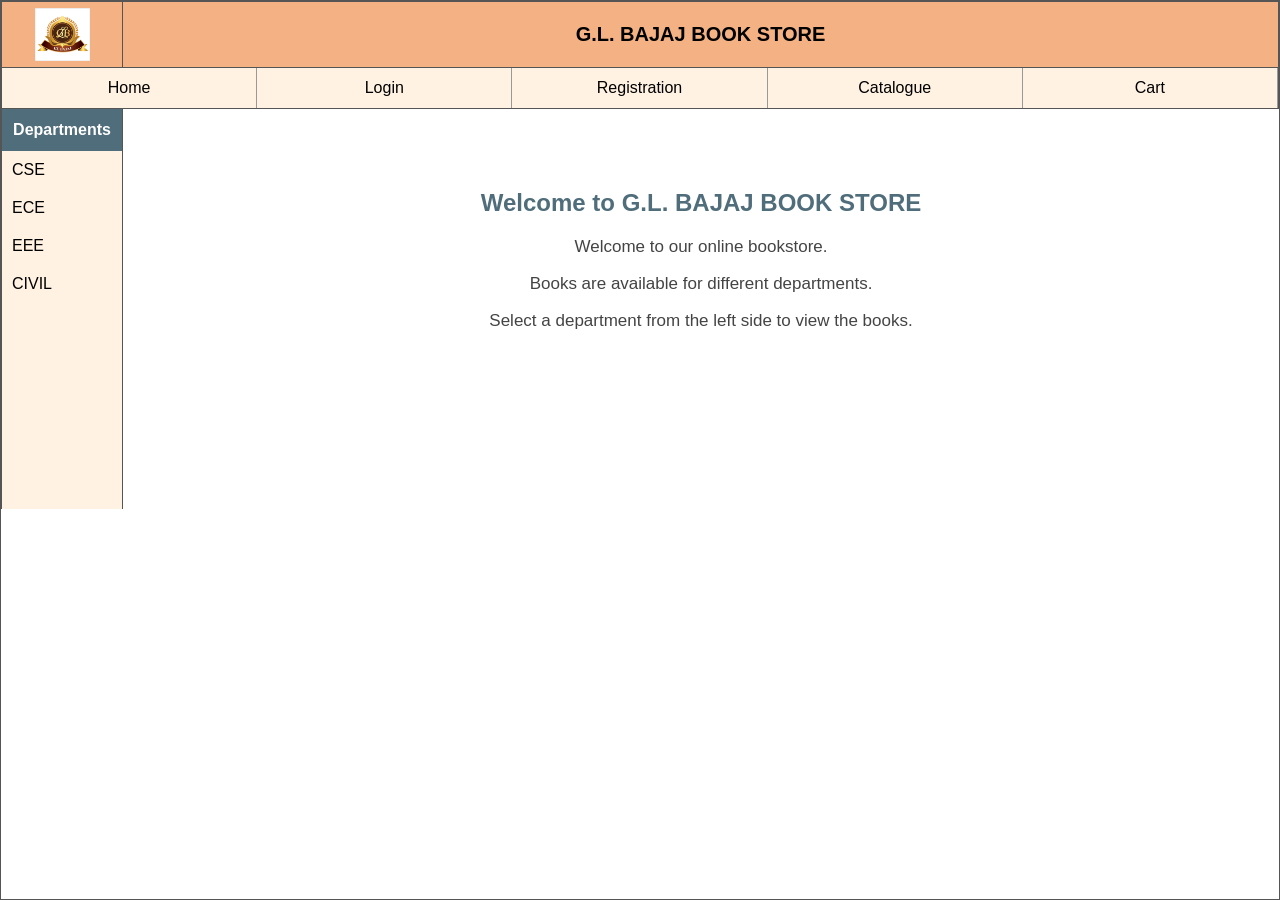
<file: Exp-1/index.html>
<!DOCTYPE html>
<html>
<head>
    <title>Online Bookstore</title>
    <link rel="stylesheet" href="style.css">
</head>

<body>

    <!-- Top Section -->
    <div class="top">

        <div class="logo">
            <img src="college logo.jpg" alt="College Logo">
        </div>

        <div class="college">
            G.L. BAJAJ BOOK STORE
        </div>

    </div>

    <!-- Navigation Section -->
    <div class="navigation">

        <a href="#home">Home</a>
        <a href="#login">Login</a>
        <a href="#registration">Registration</a>
        <a href="#catalogue">Catalogue</a>
        <a href="#cart">Cart</a>

    </div>

    <!-- Main Section -->
    <div class="main">

        <!-- Left Section -->
        <div class="left">

            <h3>Departments</h3>

            <a href="#cse">CSE</a>
            <a href="#ece">ECE</a>
            <a href="#eee">EEE</a>
            <a href="#civil">CIVIL</a>

        </div>

        <!-- Right Section -->
        <div class="right" id="home">

            <h2>Welcome to G.L. BAJAJ BOOK STORE</h2>

            <p>Welcome to our online bookstore.</p>

            <p>Books are available for different departments.</p>

            <p>
                Select a department from the left side to view the books.
            </p>

        </div>

    </div>

</body>
</html>
</file>
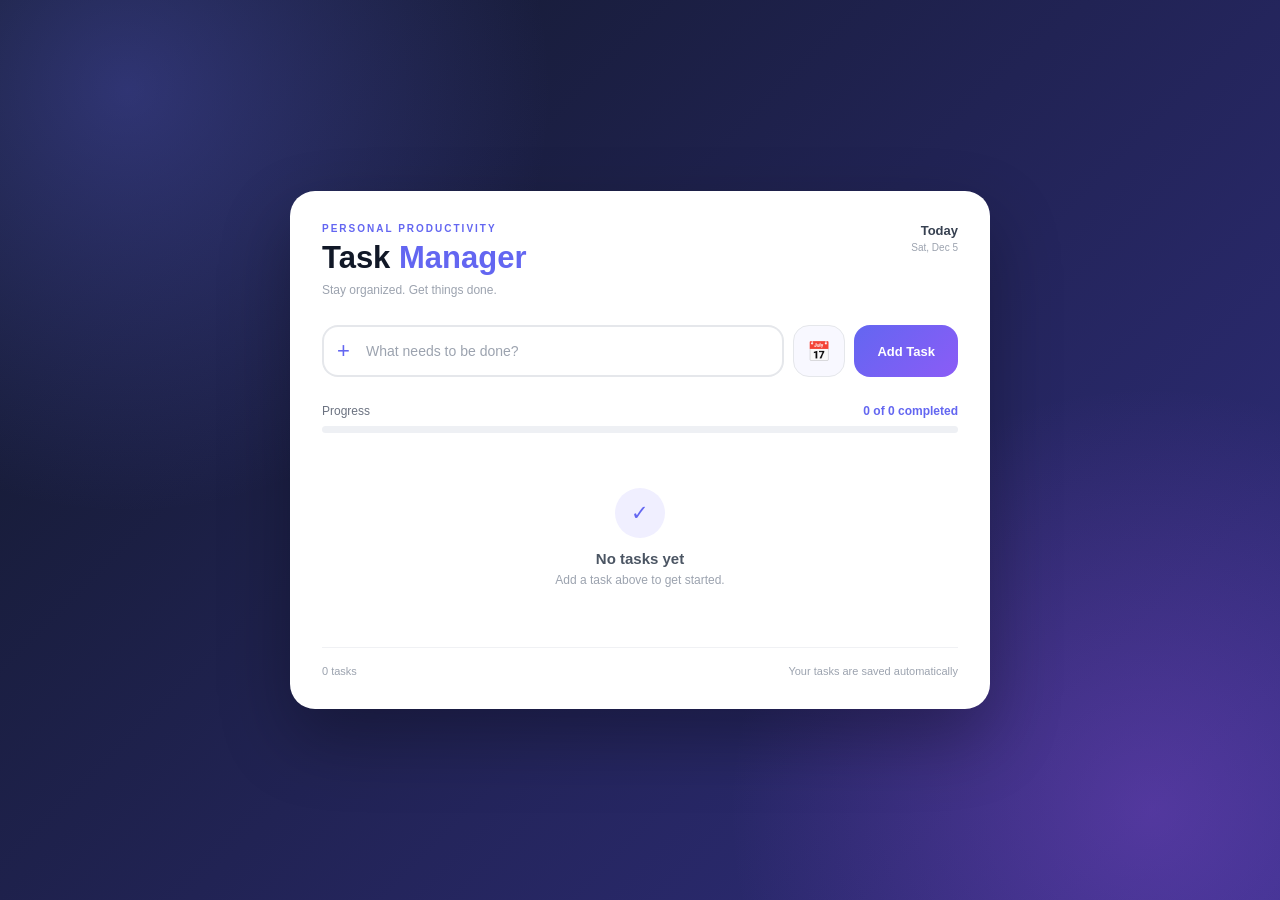
<file: Exp-10/index.html>
<!DOCTYPE html>
<html lang="en">
<head>
    <meta charset="UTF-8">
    <meta name="viewport" content="width=device-width, initial-scale=1.0">
    <title>Task Manager</title>
    <link rel="stylesheet" href="style.css">
</head>

<body>

<div class="app">

    <!-- HEADER -->
    <div class="header">

        <div>
            <p class="eyebrow">PERSONAL PRODUCTIVITY</p>
            <h1>Task <span>Manager</span></h1>
            <p class="subtitle">Stay organized. Get things done.</p>
        </div>

        <div class="today-box">
            <strong>Today</strong>
            <span id="todayDate"></span>
        </div>

    </div>


    <!-- ADD TASK AREA -->
    <div class="add-area">

        <div class="task-input-box">
            <span class="plus-icon">+</span>
            <input
                type="text"
                id="taskInput"
                placeholder="What needs to be done?"
                autocomplete="off"
            >
        </div>

        <div class="calendar-box">
            <span class="calendar-icon">📅</span>
            <input
                type="date"
                id="deadlineInput"
            >
        </div>

        <button
            type="button"
            class="add-button"
            id="addButton"
        >
            Add Task
        </button>

    </div>


    <!-- PROGRESS -->
    <div class="progress-section">

        <div class="progress-header">
            <span>Progress</span>
            <strong id="progressText">0 of 0 completed</strong>
        </div>

        <div class="progress-background">
            <div
                class="progress-fill"
                id="progressBar"
            ></div>
        </div>

    </div>


    <!-- TASK LIST -->
    <div class="task-list" id="taskList"></div>


    <!-- EMPTY STATE -->
    <div class="empty-state" id="emptyState">

        <div class="empty-circle">✓</div>

        <h3>No tasks yet</h3>

        <p>
            Add a task above to get started.
        </p>

    </div>


    <!-- FOOTER -->
    <div class="footer">

        <span id="taskCount">0 tasks</span>

        <span>
            Your tasks are saved automatically
        </span>

    </div>

</div>


<script src="script.js"></script>

</body>
</html>
</file>
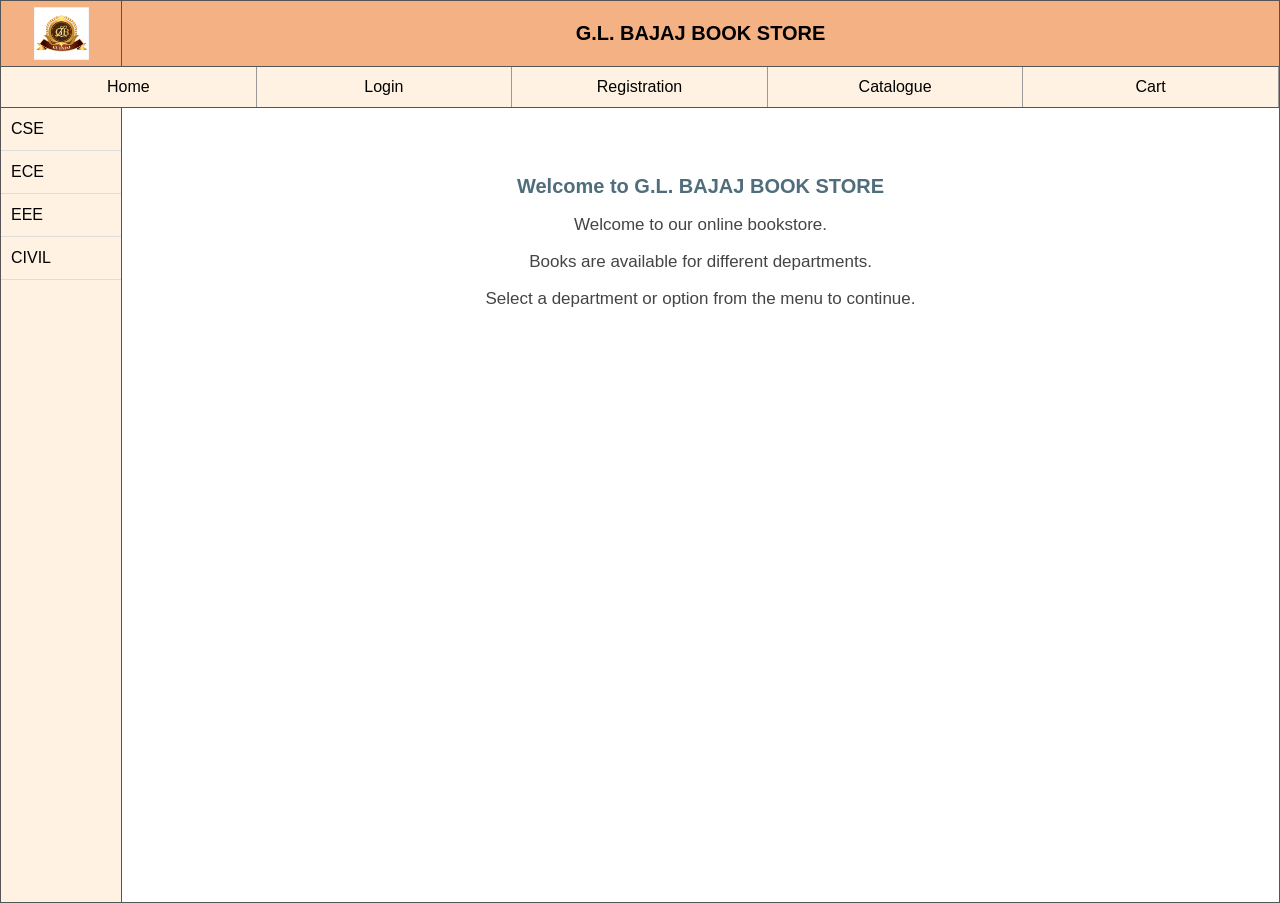
<file: Exp-2/index.html>
<!DOCTYPE html>
<html>
<head>
    <title>G.L. Bajaj Book Store</title>
    <link rel="stylesheet" href="style.css">
</head>

<body>

    <!-- Top Section -->
    <div class="top">

        <div class="logo">
            <img src="college logo.jpg" alt="College Logo">
        </div>

        <div class="college">
            G.L. BAJAJ BOOK STORE
        </div>

    </div>


    <!-- Navigation Section -->
    <div class="navigation">

        <a href="#" class="nav-link active" onclick="showPage('home', this)">
            Home
        </a>

        <a href="#" class="nav-link" onclick="showPage('login', this)">
            Login
        </a>

        <a href="#" class="nav-link" onclick="showPage('registration', this)">
            Registration
        </a>

        <a href="#" class="nav-link" onclick="showPage('catalogue', this)">
            Catalogue
        </a>

        <a href="#" class="nav-link" onclick="showPage('cart', this)">
            Cart
        </a>

    </div>


    <!-- Main Section -->
    <div class="main">

        <!-- Left Department Section -->
        <div class="left">

            <a href="#" class="department-link"
               onclick="showPage('cse', this)">
                CSE
            </a>

            <a href="#" class="department-link"
               onclick="showPage('ece', this)">
                ECE
            </a>

            <a href="#" class="department-link"
               onclick="showPage('eee', this)">
                EEE
            </a>

            <a href="#" class="department-link"
               onclick="showPage('civil', this)">
                CIVIL
            </a>

        </div>


        <!-- Right Section -->
        <div class="right">

            <!-- Home -->
            <div id="home" class="page active-page">

                <h2>Welcome to G.L. BAJAJ BOOK STORE</h2>

                <p>
                    Welcome to our online bookstore.
                </p>

                <p>
                    Books are available for different departments.
                </p>

                <p>
                    Select a department or option from the menu
                    to continue.
                </p>

            </div>


            <!-- Login -->
            <div id="login" class="page">

                <h2>Login Page</h2>

                <form>

                    <div class="form-row">
                        <label>User Name:</label>
                        <input type="text">
                    </div>

                    <div class="form-row">
                        <label>Password:</label>
                        <input type="password">
                    </div>

                    <div class="buttons">
                        <input type="submit" value="Submit">
                        <input type="reset" value="Reset">
                    </div>

                </form>

            </div>


            <!-- Registration -->
            <div id="registration" class="page">

                <h2>Registration Page</h2>

                <p>
                    Registration form will be displayed here.
                </p>

            </div>


            <!-- Catalogue -->
            <div id="catalogue" class="page">

                <h2>Catalogue</h2>

                <p>
                    Select a department from the left side
                    to view the catalogue.
                </p>

            </div>


            <!-- Cart -->
            <div id="cart" class="page">

                <h2>Shopping Cart</h2>

                <p>
                    Your cart is currently empty.
                </p>

            </div>


            <!-- CSE -->
            <div id="cse" class="page">

                <h2>CSE Catalogue</h2>

                <p>
                    CSE category selected.
                </p>

            </div>


            <!-- ECE -->
            <div id="ece" class="page">

                <h2>ECE Catalogue</h2>

                <p>
                    ECE category selected.
                </p>

            </div>


            <!-- EEE -->
            <div id="eee" class="page">

                <h2>EEE Catalogue</h2>

                <p>
                    EEE category selected.
                </p>

            </div>


            <!-- CIVIL -->
            <div id="civil" class="page">

                <h2>CIVIL Catalogue</h2>

                <p>
                    CIVIL category selected.
                </p>

            </div>

        </div>

    </div>


    <!-- JavaScript -->
    <script>

        function showPage(pageId, clickedLink) {

            // Hide all pages
            let pages = document.querySelectorAll(".page");

            pages.forEach(function(page) {
                page.classList.remove("active-page");
            });


            // Show selected page
            document.getElementById(pageId).classList.add("active-page");


            // Remove selected color from all navigation links
            let links = document.querySelectorAll(".nav-link, .department-link");

            links.forEach(function(link) {
                link.classList.remove("selected");
            });


            // Add selected color to clicked link
            clickedLink.classList.add("selected");
        }

    </script>

</body>
</html>
</file>
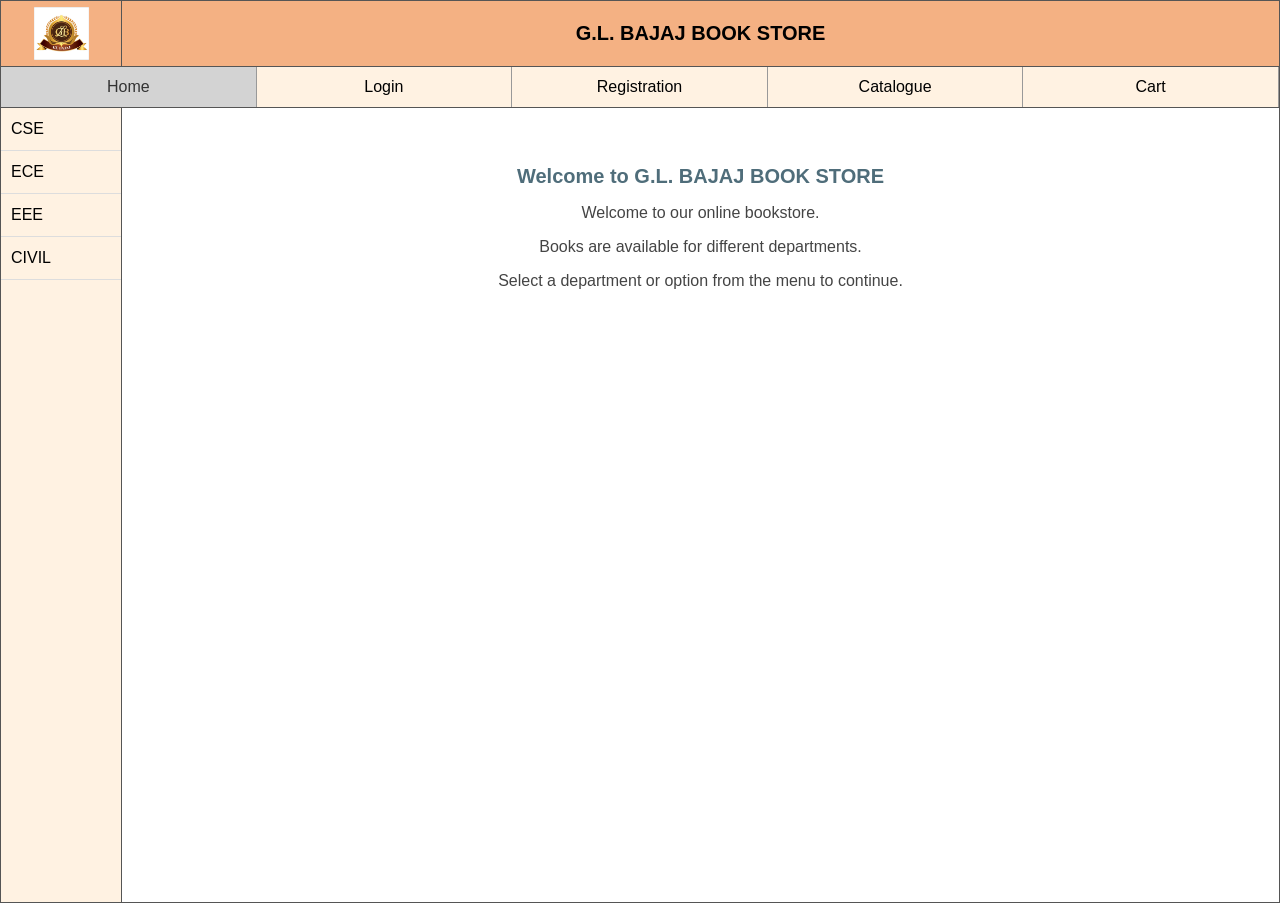
<file: Exp-3/index.html>
<!DOCTYPE html>
<html>
<head>
    <title>G.L. Bajaj Book Store</title>
    <link rel="stylesheet" href="style.css">
</head>

<body>

    <!-- TOP SECTION -->

    <div class="top">

        <div class="logo">
            <img src="college logo.jpg" alt="College Logo">
        </div>

        <div class="college">
            G.L. BAJAJ BOOK STORE
        </div>

    </div>


    <!-- NAVIGATION -->

    <div class="navigation">

        <a href="#" class="nav-link selected"
           onclick="showPage('home', this)">
            Home
        </a>

        <a href="#" class="nav-link"
           onclick="showPage('login', this)">
            Login
        </a>

        <a href="#" class="nav-link"
           onclick="showPage('registration', this)">
            Registration
        </a>

        <a href="#" class="nav-link"
           onclick="showPage('catalogue', this)">
            Catalogue
        </a>

        <a href="#" class="nav-link"
           onclick="showPage('cart', this)">
            Cart
        </a>

    </div>


    <!-- MAIN SECTION -->

    <div class="main">

        <!-- LEFT SECTION -->

        <div class="left">

            <a href="#" class="department-link"
               onclick="showPage('cse', this)">
                CSE
            </a>

            <a href="#" class="department-link"
               onclick="showPage('ece', this)">
                ECE
            </a>

            <a href="#" class="department-link"
               onclick="showPage('eee', this)">
                EEE
            </a>

            <a href="#" class="department-link"
               onclick="showPage('civil', this)">
                CIVIL
            </a>

        </div>


        <!-- RIGHT SECTION -->

        <div class="right">


            <!-- HOME PAGE -->

            <div id="home" class="page active-page">

                <h2>Welcome to G.L. BAJAJ BOOK STORE</h2>

                <p>
                    Welcome to our online bookstore.
                </p>

                <p>
                    Books are available for different departments.
                </p>

                <p>
                    Select a department or option from the menu
                    to continue.
                </p>

            </div>


            <!-- LOGIN PAGE -->

            <div id="login" class="page">

                <h2>Login Page</h2>

                <form>

                    <div class="form-row">
                        <label>User Name:</label>
                        <input type="text">
                    </div>

                    <div class="form-row">
                        <label>Password:</label>
                        <input type="password">
                    </div>

                    <div class="buttons">
                        <input type="submit" value="Submit">
                        <input type="reset" value="Reset">
                    </div>

                </form>

            </div>


            <!-- REGISTRATION PAGE -->

            <div id="registration" class="page">

                <h2>Registration Page</h2>

                <form>

                    <div class="form-row">
                        <label>User Name:</label>
                        <input type="text">
                    </div>

                    <div class="form-row">
                        <label>Password:</label>
                        <input type="password">
                    </div>

                    <div class="form-row">
                        <label>Email:</label>
                        <input type="email">
                    </div>

                    <div class="form-row">
                        <label>Phone:</label>
                        <input type="text">
                    </div>

                    <div class="buttons">
                        <input type="submit" value="Register">
                        <input type="reset" value="Reset">
                    </div>

                </form>

            </div>


            <!-- CATALOGUE PAGE -->

            <div id="catalogue" class="page">

                <h2>Book Catalogue</h2>

                <table class="catalogue-table">

                    <tr>
                        <th>Cover Page</th>
                        <th>Author Name</th>
                        <th>Publisher</th>
                        <th>Price</th>
                        <th>Add to Cart</th>
                    </tr>


                    <!-- BOOK 1 -->

                    <tr>

                        <td>

                            <div class="book">

                                <div class="book-title">
                                    WEB DESIGN
                                    <br>
                                    HTML
                                    <br>
                                    CSS
                                    <br>
                                    JavaScript
                                    <br>
                                    jQuery
                                </div>

                            </div>

                        </td>

                        <td>
                            Duckett, J.
                        </td>

                        <td>
                            Wiley
                        </td>

                        <td>
                            ₹650
                        </td>

                        <td>

                            <button onclick="addToCart('Web Design with HTML, CSS, JavaScript and JQuery Set')">
                                Add to Cart
                            </button>

                        </td>

                    </tr>


                    <!-- BOOK 2 -->

                    <tr>

                        <td>

                            <div class="book book-two">

                                <div class="book-title">
                                    START
                                    <br>
                                    PROGRAMMING
                                    <br>
                                    USING
                                    <br>
                                    HTML
                                    <br>
                                    CSS & JS
                                </div>

                            </div>

                        </td>

                        <td>
                            Fajfar, I.
                        </td>

                        <td>
                            CRC Press
                        </td>

                        <td>
                            ₹550
                        </td>

                        <td>

                            <button onclick="addToCart('Start Programming Using HTML, CSS, and JavaScript')">
                                Add to Cart
                            </button>

                        </td>

                    </tr>

                </table>

            </div>


            <!-- CART PAGE -->

            <div id="cart" class="page">

                <h2>Shopping Cart</h2>

                <p>
                    Your cart is currently empty.
                </p>

            </div>


            <!-- CSE PAGE -->

            <div id="cse" class="page">

                <h2>CSE</h2>

                <p>
                    CSE category selected.
                </p>

            </div>


            <!-- ECE PAGE -->

            <div id="ece" class="page">

                <h2>ECE</h2>

                <p>
                    ECE category selected.
                </p>

            </div>


            <!-- EEE PAGE -->

            <div id="eee" class="page">

                <h2>EEE</h2>

                <p>
                    EEE category selected.
                </p>

            </div>


            <!-- CIVIL PAGE -->

            <div id="civil" class="page">

                <h2>CIVIL</h2>

                <p>
                    CIVIL category selected.
                </p>

            </div>

        </div>

    </div>


    <!-- JAVASCRIPT -->

    <script>

        function showPage(pageId, clickedLink) {

            // Hide all pages

            let pages = document.querySelectorAll(".page");

            pages.forEach(function(page) {
                page.classList.remove("active-page");
            });


            // Show selected page

            document.getElementById(pageId)
                .classList.add("active-page");


            // Remove selected color from all links

            let links = document.querySelectorAll(
                ".nav-link, .department-link"
            );

            links.forEach(function(link) {
                link.classList.remove("selected");
            });


            // Highlight selected link

            clickedLink.classList.add("selected");

        }


        // Add book to cart

        function addToCart(bookName) {

            alert(bookName + " has been added to cart.");

        }

    </script>

</body>
</html>
</file>
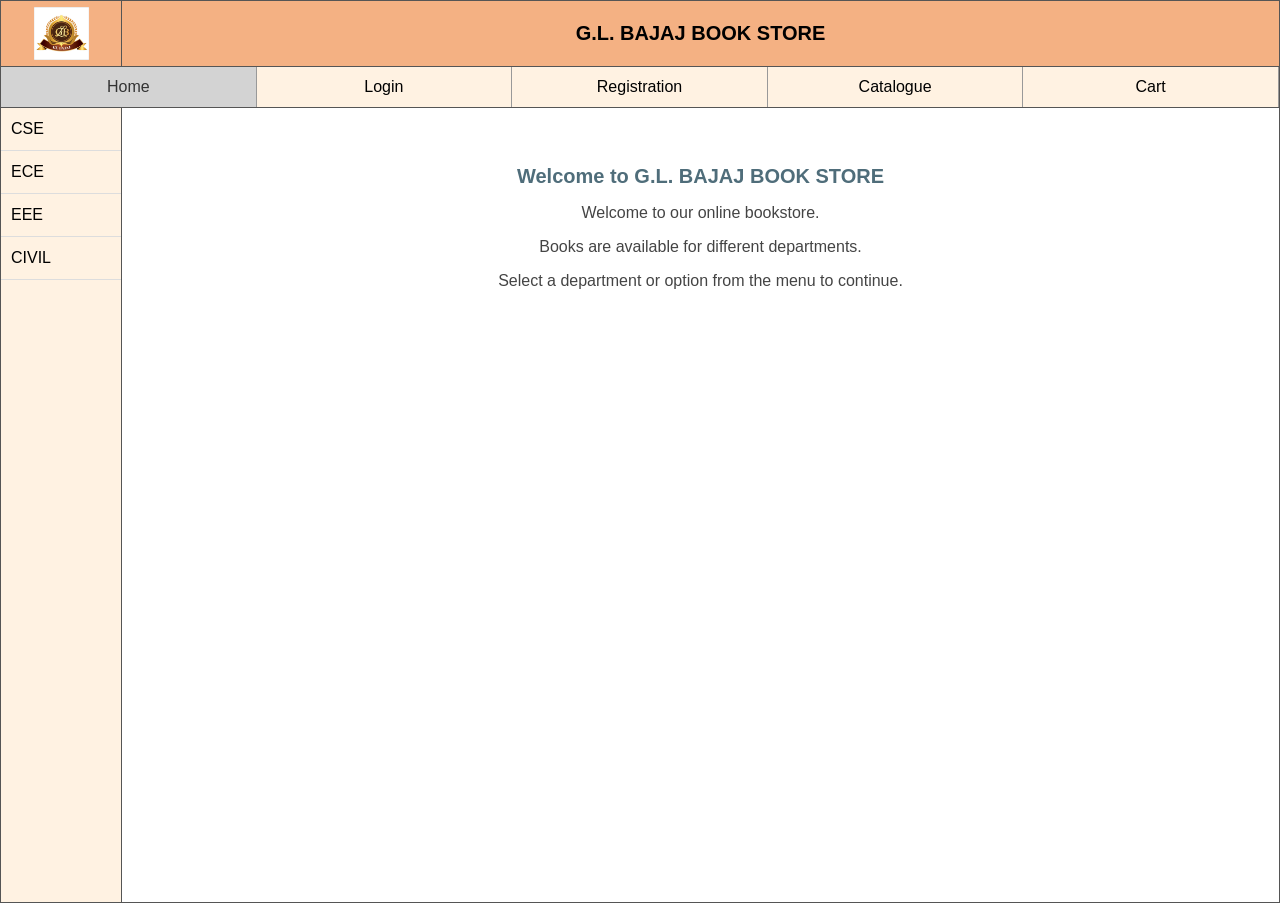
<file: Exp-4/index.html>
<!DOCTYPE html>
<html>
<head>
    <title>G.L. Bajaj Book Store</title>
    <link rel="stylesheet" href="style.css">
</head>

<body>

    <!-- =========================
         TOP SECTION
         ========================= -->

    <div class="top">

        <div class="logo">
            <img src="college logo.jpg" alt="College Logo">
        </div>

        <div class="college">
            G.L. BAJAJ BOOK STORE
        </div>

    </div>


    <!-- =========================
         NAVIGATION
         ========================= -->

    <div class="navigation">

        <a href="#" class="nav-link selected"
           onclick="showPage('home', this)">
            Home
        </a>

        <a href="#" class="nav-link"
           onclick="showPage('login', this)">
            Login
        </a>

        <a href="#" class="nav-link"
           onclick="showPage('registration', this)">
            Registration
        </a>

        <a href="#" class="nav-link"
           onclick="showPage('catalogue', this)">
            Catalogue
        </a>

        <a href="#" class="nav-link"
           onclick="showPage('cart', this)">
            Cart
        </a>

    </div>


    <!-- =========================
         MAIN SECTION
         ========================= -->

    <div class="main">


        <!-- =========================
             LEFT DEPARTMENT SECTION
             ========================= -->

        <div class="left">

            <a href="#" class="department-link"
               onclick="showPage('cse', this)">
                CSE
            </a>

            <a href="#" class="department-link"
               onclick="showPage('ece', this)">
                ECE
            </a>

            <a href="#" class="department-link"
               onclick="showPage('eee', this)">
                EEE
            </a>

            <a href="#" class="department-link"
               onclick="showPage('civil', this)">
                CIVIL
            </a>

        </div>


        <!-- =========================
             RIGHT SECTION
             ========================= -->

        <div class="right">


            <!-- =========================
                 HOME PAGE
                 ========================= -->

            <div id="home" class="page active-page">

                <h2>Welcome to G.L. BAJAJ BOOK STORE</h2>

                <p>
                    Welcome to our online bookstore.
                </p>

                <p>
                    Books are available for different departments.
                </p>

                <p>
                    Select a department or option from the menu
                    to continue.
                </p>

            </div>


            <!-- =========================
                 LOGIN PAGE
                 ========================= -->

            <div id="login" class="page">

                <h2>Login Page</h2>

                <form>

                    <div class="form-row">
                        <label>User Name:</label>
                        <input type="text">
                    </div>

                    <div class="form-row">
                        <label>Password:</label>
                        <input type="password">
                    </div>

                    <div class="buttons">
                        <input type="submit" value="Submit">
                        <input type="reset" value="Reset">
                    </div>

                </form>

            </div>


            <!-- =========================
                 REGISTRATION PAGE
                 ========================= -->

            <div id="registration" class="page">

                <h2>Registration Page</h2>

                <form>

                    <div class="form-row">
                        <label>User Name:</label>
                        <input type="text">
                    </div>

                    <div class="form-row">
                        <label>Password:</label>
                        <input type="password">
                    </div>

                    <div class="form-row">
                        <label>Email:</label>
                        <input type="email">
                    </div>

                    <div class="form-row">
                        <label>Phone:</label>
                        <input type="text">
                    </div>

                    <div class="buttons">
                        <input type="submit" value="Register">
                        <input type="reset" value="Reset">
                    </div>

                </form>

            </div>


            <!-- =========================
                 CATALOGUE PAGE
                 ========================= -->

            <div id="catalogue" class="page">

                <h2>Book Catalogue</h2>

                <table class="catalogue-table">

                    <tr>

                        <th>Cover Page</th>
                        <th>Author Name</th>
                        <th>Publisher</th>
                        <th>Price</th>
                        <th>Add to Cart</th>

                    </tr>


                    <!-- BOOK 1 -->

                    <tr>

                        <td>

                            <div class="book book-one">

                                <div class="book-title">

                                    WEB DESIGN
                                    <br>
                                    HTML
                                    <br>
                                    CSS
                                    <br>
                                    JavaScript
                                    <br>
                                    jQuery

                                </div>

                            </div>

                        </td>

                        <td>
                            Duckett, J.
                        </td>

                        <td>
                            Wiley
                        </td>

                        <td>
                            ₹650
                        </td>

                        <td>

                            <button
                                onclick="addToCart(
                                'Web Design with HTML, CSS, JavaScript and JQuery Set',
                                650
                                )">

                                Add to Cart

                            </button>

                        </td>

                    </tr>


                    <!-- BOOK 2 -->

                    <tr>

                        <td>

                            <div class="book book-two">

                                <div class="book-title">

                                    START
                                    <br>
                                    PROGRAMMING
                                    <br>
                                    USING
                                    <br>
                                    HTML
                                    <br>
                                    CSS & JS

                                </div>

                            </div>

                        </td>

                        <td>
                            Fajfar, I.
                        </td>

                        <td>
                            CRC Press
                        </td>

                        <td>
                            ₹550
                        </td>

                        <td>

                            <button
                                onclick="addToCart(
                                'Start Programming Using HTML, CSS, and JavaScript',
                                550
                                )">

                                Add to Cart

                            </button>

                        </td>

                    </tr>

                </table>

            </div>


            <!-- =========================
                 CART PAGE
                 ========================= -->

            <div id="cart" class="page">

                <h2>Shopping Cart</h2>

                <table class="cart-table">

                    <tr>

                        <th>Book Name</th>
                        <th>Price</th>
                        <th>Quantity</th>
                        <th>Amount</th>

                    </tr>


                    <tbody id="cart-items">

                        <tr>

                            <td colspan="4">
                                Cart is empty
                            </td>

                        </tr>

                    </tbody>


                    <tr class="total-row">

                        <td colspan="3">
                            <b>Total Amount</b>
                        </td>

                        <td>
                            <b id="total-amount">₹0</b>
                        </td>

                    </tr>

                </table>

            </div>


            <!-- =========================
                 CSE
                 ========================= -->

            <div id="cse" class="page">

                <h2>CSE</h2>

                <p>
                    CSE category selected.
                </p>

            </div>


            <!-- =========================
                 ECE
                 ========================= -->

            <div id="ece" class="page">

                <h2>ECE</h2>

                <p>
                    ECE category selected.
                </p>

            </div>


            <!-- =========================
                 EEE
                 ========================= -->

            <div id="eee" class="page">

                <h2>EEE</h2>

                <p>
                    EEE category selected.
                </p>

            </div>


            <!-- =========================
                 CIVIL
                 ========================= -->

            <div id="civil" class="page">

                <h2>CIVIL</h2>

                <p>
                    CIVIL category selected.
                </p>

            </div>


        </div>

    </div>


    <!-- =========================
         JAVASCRIPT
         ========================= -->

    <script>

        /* Store cart items */

        let cart = [];


        /* =========================
           CHANGE PAGE
           ========================= */

        function showPage(pageId, clickedLink) {

            /* Hide all pages */

            let pages = document.querySelectorAll(".page");

            pages.forEach(function(page) {

                page.classList.remove("active-page");

            });


            /* Show selected page */

            document.getElementById(pageId)
                .classList.add("active-page");


            /* Remove selected color */

            let links = document.querySelectorAll(
                ".nav-link, .department-link"
            );

            links.forEach(function(link) {

                link.classList.remove("selected");

            });


            /* Highlight selected link */

            clickedLink.classList.add("selected");


            /* Prevent # from appearing in URL */

            event.preventDefault();

        }


        /* =========================
           ADD BOOK TO CART
           ========================= */

        function addToCart(bookName, price) {

            /* Check if book already exists */

            let existingBook = cart.find(function(book) {

                return book.name === bookName;

            });


            /* If book already exists,
               increase quantity */

            if (existingBook) {

                existingBook.quantity++;

            }


            /* Otherwise add new book */

            else {

                cart.push({

                    name: bookName,
                    price: price,
                    quantity: 1

                });

            }


            /* Update cart */

            updateCart();


            /* Message */

            alert(bookName + " has been added to cart.");

        }


        /* =========================
           UPDATE CART
           ========================= */

        function updateCart() {

            let cartItems =
                document.getElementById("cart-items");

            let totalAmount = 0;


            /* If cart is empty */

            if (cart.length === 0) {

                cartItems.innerHTML =
                    '<tr>' +
                    '<td colspan="4">Cart is empty</td>' +
                    '</tr>';

                document.getElementById("total-amount")
                    .innerText = "₹0";

                return;

            }


            /* Clear old rows */

            cartItems.innerHTML = "";


            /* Add every book */

            cart.forEach(function(book) {

                let amount =
                    book.price * book.quantity;


                totalAmount += amount;


                let row =
                    document.createElement("tr");


                row.innerHTML =

                    "<td>" +
                    book.name +
                    "</td>" +

                    "<td>" +
                    "₹" + book.price +
                    "</td>" +

                    "<td>" +
                    book.quantity +
                    "</td>" +

                    "<td>" +
                    "₹" + amount +
                    "</td>";


                cartItems.appendChild(row);

            });


            /* Display total */

            document.getElementById("total-amount")
                .innerText = "₹" + totalAmount;

        }

    </script>

</body>
</html>
</file>
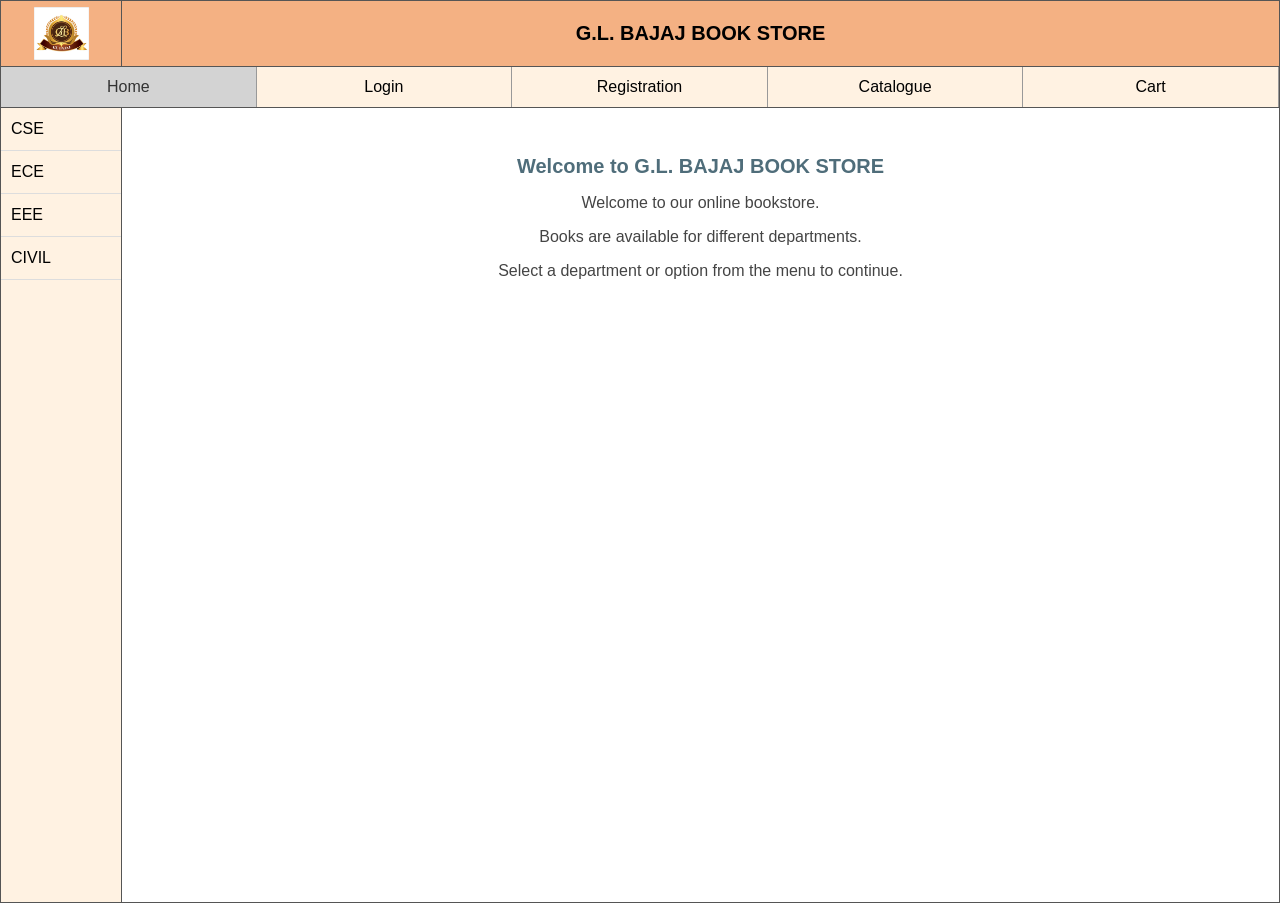
<file: Exp-5/index.html>
<!DOCTYPE html>
<html>
<head>
    <title>G.L. Bajaj Book Store</title>
    <link rel="stylesheet" href="style.css">
</head>

<body>

    <!-- TOP SECTION -->

    <div class="top">

        <div class="logo">
            <img src="college logo.jpg" alt="College Logo">
        </div>

        <div class="college">
            G.L. BAJAJ BOOK STORE
        </div>

    </div>


    <!-- NAVIGATION -->

    <div class="navigation">

        <a href="#" class="nav-link selected"
           onclick="showPage('home', this)">
            Home
        </a>

        <a href="#" class="nav-link"
           onclick="showPage('login', this)">
            Login
        </a>

        <a href="#" class="nav-link"
           onclick="showPage('registration', this)">
            Registration
        </a>

        <a href="#" class="nav-link"
           onclick="showPage('catalogue', this)">
            Catalogue
        </a>

        <a href="#" class="nav-link"
           onclick="showPage('cart', this)">
            Cart
        </a>

    </div>


    <!-- MAIN SECTION -->

    <div class="main">


        <!-- LEFT SECTION -->

        <div class="left">

            <a href="#" class="department-link"
               onclick="showPage('cse', this)">
                CSE
            </a>

            <a href="#" class="department-link"
               onclick="showPage('ece', this)">
                ECE
            </a>

            <a href="#" class="department-link"
               onclick="showPage('eee', this)">
                EEE
            </a>

            <a href="#" class="department-link"
               onclick="showPage('civil', this)">
                CIVIL
            </a>

        </div>


        <!-- RIGHT SECTION -->

        <div class="right">


            <!-- HOME PAGE -->

            <div id="home" class="page active-page">

                <h2>Welcome to G.L. BAJAJ BOOK STORE</h2>

                <p>
                    Welcome to our online bookstore.
                </p>

                <p>
                    Books are available for different departments.
                </p>

                <p>
                    Select a department or option from the menu
                    to continue.
                </p>

            </div>


            <!-- LOGIN PAGE -->

            <div id="login" class="page">

                <h2>Login Page</h2>

                <form>

                    <div class="form-row">
                        <label>User Name:</label>
                        <input type="text">
                    </div>

                    <div class="form-row">
                        <label>Password:</label>
                        <input type="password">
                    </div>

                    <div class="buttons">
                        <input type="submit" value="Submit">
                        <input type="reset" value="Reset">
                    </div>

                </form>

            </div>


            <!-- REGISTRATION PAGE -->

            <div id="registration" class="page">

                <h2>Registration Form</h2>

                <form>

                    <!-- Name -->

                    <div class="register-row">
                        <label>Name:</label>

                        <input type="text">
                    </div>


                    <!-- Password -->

                    <div class="register-row">
                        <label>Password:</label>

                        <input type="password">
                    </div>


                    <!-- E-mail -->

                    <div class="register-row">
                        <label>E-mail ID:</label>

                        <input type="text">
                    </div>


                    <!-- Phone Number -->

                    <div class="register-row">
                        <label>Phone Number:</label>

                        <input type="text">
                    </div>


                    <!-- Sex -->

                    <div class="register-row">

                        <label>Sex:</label>

                        <div class="radio-group">

                            <input type="radio"
                                   name="sex"
                                   value="male">
                            Male

                            <input type="radio"
                                   name="sex"
                                   value="female">
                            Female

                        </div>

                    </div>


                    <!-- Date of Birth -->

                    <div class="register-row">

                        <label>Date of Birth:</label>

                        <div class="dob">

                            <select>
                                <option>Day</option>
                                <option>1</option>
                                <option>2</option>
                                <option>3</option>
                                <option>4</option>
                                <option>5</option>
                                <option>6</option>
                                <option>7</option>
                                <option>8</option>
                                <option>9</option>
                                <option>10</option>
                                <option>11</option>
                                <option>12</option>
                                <option>13</option>
                                <option>14</option>
                                <option>15</option>
                                <option>16</option>
                                <option>17</option>
                                <option>18</option>
                                <option>19</option>
                                <option>20</option>
                                <option>21</option>
                                <option>22</option>
                                <option>23</option>
                                <option>24</option>
                                <option>25</option>
                                <option>26</option>
                                <option>27</option>
                                <option>28</option>
                                <option>29</option>
                                <option>30</option>
                                <option>31</option>
                            </select>


                            <select>
                                <option>Month</option>
                                <option>January</option>
                                <option>February</option>
                                <option>March</option>
                                <option>April</option>
                                <option>May</option>
                                <option>June</option>
                                <option>July</option>
                                <option>August</option>
                                <option>September</option>
                                <option>October</option>
                                <option>November</option>
                                <option>December</option>
                            </select>


                            <select>
                                <option>Year</option>
                                <option>2000</option>
                                <option>2001</option>
                                <option>2002</option>
                                <option>2003</option>
                                <option>2004</option>
                                <option>2005</option>
                                <option>2006</option>
                                <option>2007</option>
                                <option>2008</option>
                                <option>2009</option>
                                <option>2010</option>
                            </select>

                        </div>

                    </div>


                    <!-- Languages Known -->

                    <div class="register-row">

                        <label>Languages Known:</label>

                        <div class="language-group">

                            <input type="checkbox"
                                   value="English">
                            English

                            <input type="checkbox"
                                   value="Telugu">
                            Telugu

                            <input type="checkbox"
                                   value="Hindi">
                            Hindi

                            <input type="checkbox"
                                   value="Tamil">
                            Tamil

                        </div>

                    </div>


                    <!-- Address -->

                    <div class="register-row address-row">

                        <label>Address:</label>

                        <textarea rows="5"
                                  cols="30"></textarea>

                    </div>


                    <!-- Buttons -->

                    <div class="register-buttons">

                        <input type="submit"
                               value="Register">

                        <input type="reset"
                               value="Reset">

                    </div>

                </form>

            </div>


            <!-- CATALOGUE PAGE -->

            <div id="catalogue" class="page">

                <h2>Book Catalogue</h2>

                <table class="catalogue-table">

                    <tr>
                        <th>Cover Page</th>
                        <th>Author Name</th>
                        <th>Publisher</th>
                        <th>Price</th>
                        <th>Add to Cart</th>
                    </tr>


                    <!-- BOOK 1 -->

                    <tr>

                        <td>

                            <div class="book book-one">

                                <div class="book-title">
                                    WEB DESIGN
                                    <br>
                                    HTML
                                    <br>
                                    CSS
                                    <br>
                                    JavaScript
                                    <br>
                                    jQuery
                                </div>

                            </div>

                        </td>

                        <td>
                            Duckett, J.
                        </td>

                        <td>
                            Wiley
                        </td>

                        <td>
                            ₹650
                        </td>

                        <td>

                            <button
                                onclick="addToCart(
                                'Web Design with HTML, CSS, JavaScript and JQuery Set',
                                650
                                )">

                                Add to Cart

                            </button>

                        </td>

                    </tr>


                    <!-- BOOK 2 -->

                    <tr>

                        <td>

                            <div class="book book-two">

                                <div class="book-title">
                                    START
                                    <br>
                                    PROGRAMMING
                                    <br>
                                    USING
                                    <br>
                                    HTML
                                    <br>
                                    CSS & JS
                                </div>

                            </div>

                        </td>

                        <td>
                            Fajfar, I.
                        </td>

                        <td>
                            CRC Press
                        </td>

                        <td>
                            ₹550
                        </td>

                        <td>

                            <button
                                onclick="addToCart(
                                'Start Programming Using HTML, CSS, and JavaScript',
                                550
                                )">

                                Add to Cart

                            </button>

                        </td>

                    </tr>

                </table>

            </div>


            <!-- CART PAGE -->

            <div id="cart" class="page">

                <h2>Shopping Cart</h2>

                <table class="cart-table">

                    <tr>
                        <th>Book Name</th>
                        <th>Price</th>
                        <th>Quantity</th>
                        <th>Amount</th>
                    </tr>

                    <tbody id="cart-items">

                        <tr>
                            <td colspan="4">
                                Cart is empty
                            </td>
                        </tr>

                    </tbody>

                    <tr class="total-row">

                        <td colspan="3">
                            <b>Total Amount</b>
                        </td>

                        <td>
                            <b id="total-amount">₹0</b>
                        </td>

                    </tr>

                </table>

            </div>


            <!-- CSE -->

            <div id="cse" class="page">

                <h2>CSE</h2>

                <p>
                    CSE category selected.
                </p>

            </div>


            <!-- ECE -->

            <div id="ece" class="page">

                <h2>ECE</h2>

                <p>
                    ECE category selected.
                </p>

            </div>


            <!-- EEE -->

            <div id="eee" class="page">

                <h2>EEE</h2>

                <p>
                    EEE category selected.
                </p>

            </div>


            <!-- CIVIL -->

            <div id="civil" class="page">

                <h2>CIVIL</h2>

                <p>
                    CIVIL category selected.
                </p>

            </div>

        </div>

    </div>


    <!-- JAVASCRIPT -->

    <script>

        let cart = [];


        /* Change Page */

        function showPage(pageId, clickedLink) {

            event.preventDefault();


            let pages =
                document.querySelectorAll(".page");


            pages.forEach(function(page) {

                page.classList.remove("active-page");

            });


            document.getElementById(pageId)
                .classList.add("active-page");


            let links =
                document.querySelectorAll(
                    ".nav-link, .department-link"
                );


            links.forEach(function(link) {

                link.classList.remove("selected");

            });


            clickedLink.classList.add("selected");

        }


        /* Add Book To Cart */

        function addToCart(bookName, price) {

            let existingBook =
                cart.find(function(book) {

                    return book.name === bookName;

                });


            if (existingBook) {

                existingBook.quantity++;

            }

            else {

                cart.push({

                    name: bookName,
                    price: price,
                    quantity: 1

                });

            }


            updateCart();


            alert(
                bookName +
                " has been added to cart."
            );

        }


        /* Update Cart */

        function updateCart() {

            let cartItems =
                document.getElementById("cart-items");


            let totalAmount = 0;


            if (cart.length === 0) {

                cartItems.innerHTML =
                    "<tr>" +
                    "<td colspan='4'>" +
                    "Cart is empty" +
                    "</td>" +
                    "</tr>";

                document.getElementById(
                    "total-amount"
                ).innerText = "₹0";

                return;

            }


            cartItems.innerHTML = "";


            cart.forEach(function(book) {

                let amount =
                    book.price * book.quantity;


                totalAmount += amount;


                let row =
                    document.createElement("tr");


                row.innerHTML =

                    "<td>" +
                    book.name +
                    "</td>" +

                    "<td>" +
                    "₹" + book.price +
                    "</td>" +

                    "<td>" +
                    book.quantity +
                    "</td>" +

                    "<td>" +
                    "₹" + amount +
                    "</td>";


                cartItems.appendChild(row);

            });


            document.getElementById(
                "total-amount"
            ).innerText =
                "₹" + totalAmount;

        }

    </script>

</body>
</html>
</file>
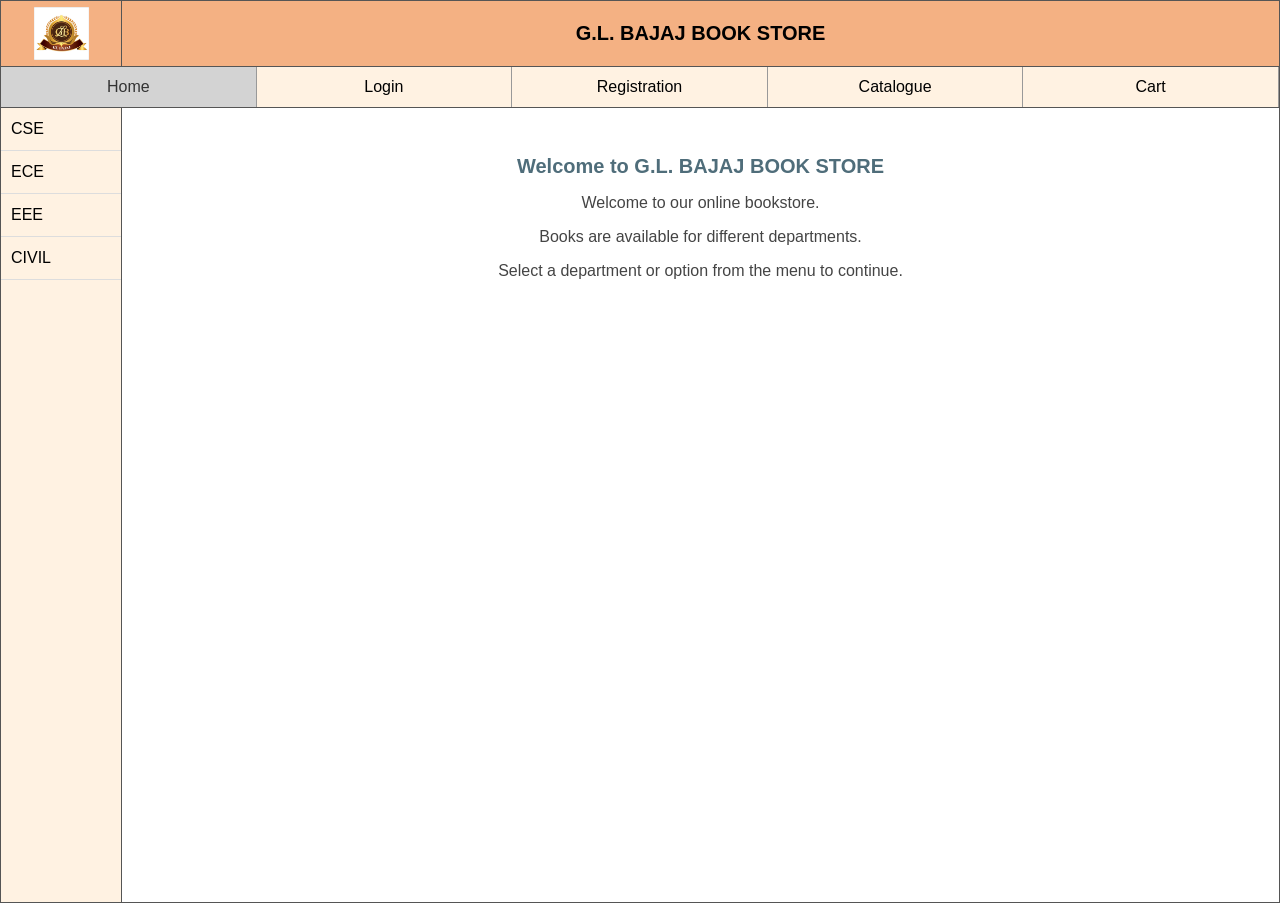
<file: Exp-6/index.html>
<!DOCTYPE html>
<html>
<head>
    <title>G.L. Bajaj Book Store</title>
    <link rel="stylesheet" href="style.css">
</head>

<body>

    <!-- TOP SECTION -->

    <div class="top">

        <div class="logo">
            <img src="college logo.jpg" alt="College Logo">
        </div>

        <div class="college">
            G.L. BAJAJ BOOK STORE
        </div>

    </div>


    <!-- NAVIGATION -->

    <div class="navigation">

        <a href="#" class="nav-link selected"
           onclick="showPage('home', this)">
            Home
        </a>

        <a href="#" class="nav-link"
           onclick="showPage('login', this)">
            Login
        </a>

        <a href="#" class="nav-link"
           onclick="showPage('registration', this)">
            Registration
        </a>

        <a href="#" class="nav-link"
           onclick="showPage('catalogue', this)">
            Catalogue
        </a>

        <a href="#" class="nav-link"
           onclick="showPage('cart', this)">
            Cart
        </a>

    </div>


    <!-- MAIN SECTION -->

    <div class="main">


        <!-- LEFT SECTION -->

        <div class="left">

            <a href="#" class="department-link"
               onclick="showPage('cse', this)">
                CSE
            </a>

            <a href="#" class="department-link"
               onclick="showPage('ece', this)">
                ECE
            </a>

            <a href="#" class="department-link"
               onclick="showPage('eee', this)">
                EEE
            </a>

            <a href="#" class="department-link"
               onclick="showPage('civil', this)">
                CIVIL
            </a>

        </div>


        <!-- RIGHT SECTION -->

        <div class="right">


            <!-- HOME -->

            <div id="home" class="page active-page">

                <h2>Welcome to G.L. BAJAJ BOOK STORE</h2>

                <p>
                    Welcome to our online bookstore.
                </p>

                <p>
                    Books are available for different departments.
                </p>

                <p>
                    Select a department or option from the menu
                    to continue.
                </p>

            </div>


            <!-- LOGIN -->

            <div id="login" class="page">

                <h2>Login Page</h2>

                <form>

                    <div class="form-row">

                        <label>User Name:</label>

                        <input type="text">

                    </div>


                    <div class="form-row">

                        <label>Password:</label>

                        <input type="password">

                    </div>


                    <div class="buttons">

                        <input type="submit"
                               value="Submit">

                        <input type="reset"
                               value="Reset">

                    </div>

                </form>

            </div>


            <!-- REGISTRATION -->

            <div id="registration" class="page">

                <h2>Registration Form</h2>


                <!--
                    onsubmit calls validateForm().
                    If validation returns false,
                    the form will not submit.
                -->

                <form onsubmit="return validateForm()">


                    <!-- NAME -->

                    <div class="register-row">

                        <label>Name:</label>

                        <input type="text"
                               id="name">

                    </div>


                    <!-- PASSWORD -->

                    <div class="register-row">

                        <label>Password:</label>

                        <input type="password"
                               id="password">

                    </div>


                    <!-- EMAIL -->

                    <div class="register-row">

                        <label>E-mail ID:</label>

                        <input type="text">

                    </div>


                    <!-- PHONE -->

                    <div class="register-row">

                        <label>Phone Number:</label>

                        <input type="text">

                    </div>


                    <!-- SEX -->

                    <div class="register-row">

                        <label>Sex:</label>

                        <div class="radio-group">

                            <input type="radio"
                                   name="sex"
                                   value="Male">

                            Male

                            <input type="radio"
                                   name="sex"
                                   value="Female">

                            Female

                        </div>

                    </div>


                    <!-- DATE OF BIRTH -->

                    <div class="register-row">

                        <label>Date of Birth:</label>

                        <div class="dob">

                            <select>

                                <option>Day</option>
                                <option>1</option>
                                <option>2</option>
                                <option>3</option>
                                <option>4</option>
                                <option>5</option>
                                <option>6</option>
                                <option>7</option>
                                <option>8</option>
                                <option>9</option>
                                <option>10</option>
                                <option>11</option>
                                <option>12</option>
                                <option>13</option>
                                <option>14</option>
                                <option>15</option>
                                <option>16</option>
                                <option>17</option>
                                <option>18</option>
                                <option>19</option>
                                <option>20</option>
                                <option>21</option>
                                <option>22</option>
                                <option>23</option>
                                <option>24</option>
                                <option>25</option>
                                <option>26</option>
                                <option>27</option>
                                <option>28</option>
                                <option>29</option>
                                <option>30</option>
                                <option>31</option>

                            </select>


                            <select>

                                <option>Month</option>
                                <option>January</option>
                                <option>February</option>
                                <option>March</option>
                                <option>April</option>
                                <option>May</option>
                                <option>June</option>
                                <option>July</option>
                                <option>August</option>
                                <option>September</option>
                                <option>October</option>
                                <option>November</option>
                                <option>December</option>

                            </select>


                            <select>

                                <option>Year</option>
                                <option>2000</option>
                                <option>2001</option>
                                <option>2002</option>
                                <option>2003</option>
                                <option>2004</option>
                                <option>2005</option>
                                <option>2006</option>
                                <option>2007</option>
                                <option>2008</option>
                                <option>2009</option>
                                <option>2010</option>

                            </select>

                        </div>

                    </div>


                    <!-- LANGUAGES -->

                    <div class="register-row">

                        <label>Languages Known:</label>

                        <div class="language-group">

                            <input type="checkbox">
                            English

                            <input type="checkbox">
                            Telugu

                            <input type="checkbox">
                            Hindi

                            <input type="checkbox">
                            Tamil

                        </div>

                    </div>


                    <!-- ADDRESS -->

                    <div class="register-row address-row">

                        <label>Address:</label>

                        <textarea rows="5"
                                  cols="30"></textarea>

                    </div>


                    <!-- BUTTONS -->

                    <div class="register-buttons">

                        <input type="submit"
                               value="Register">

                        <input type="reset"
                               value="Reset">

                    </div>

                </form>

            </div>


            <!-- CATALOGUE -->

            <div id="catalogue" class="page">

                <h2>Book Catalogue</h2>

                <table class="catalogue-table">

                    <tr>

                        <th>Cover Page</th>
                        <th>Author Name</th>
                        <th>Publisher</th>
                        <th>Price</th>
                        <th>Add to Cart</th>

                    </tr>


                    <tr>

                        <td>

                            <div class="book book-one">

                                <div class="book-title">

                                    WEB DESIGN
                                    <br>
                                    HTML
                                    <br>
                                    CSS
                                    <br>
                                    JavaScript
                                    <br>
                                    jQuery

                                </div>

                            </div>

                        </td>

                        <td>
                            Duckett, J.
                        </td>

                        <td>
                            Wiley
                        </td>

                        <td>
                            ₹650
                        </td>

                        <td>

                            <button
                                onclick="addToCart(
                                'Web Design with HTML, CSS, JavaScript and JQuery Set',
                                650
                                )">

                                Add to Cart

                            </button>

                        </td>

                    </tr>


                    <tr>

                        <td>

                            <div class="book book-two">

                                <div class="book-title">

                                    START
                                    <br>
                                    PROGRAMMING
                                    <br>
                                    USING
                                    <br>
                                    HTML
                                    <br>
                                    CSS & JS

                                </div>

                            </div>

                        </td>

                        <td>
                            Fajfar, I.
                        </td>

                        <td>
                            CRC Press
                        </td>

                        <td>
                            ₹550
                        </td>

                        <td>

                            <button
                                onclick="addToCart(
                                'Start Programming Using HTML, CSS, and JavaScript',
                                550
                                )">

                                Add to Cart

                            </button>

                        </td>

                    </tr>

                </table>

            </div>


            <!-- CART -->

            <div id="cart" class="page">

                <h2>Shopping Cart</h2>

                <table class="cart-table">

                    <tr>

                        <th>Book Name</th>
                        <th>Price</th>
                        <th>Quantity</th>
                        <th>Amount</th>

                    </tr>


                    <tbody id="cart-items">

                        <tr>

                            <td colspan="4">
                                Cart is empty
                            </td>

                        </tr>

                    </tbody>


                    <tr class="total-row">

                        <td colspan="3">

                            <b>Total Amount</b>

                        </td>

                        <td>

                            <b id="total-amount">
                                ₹0
                            </b>

                        </td>

                    </tr>

                </table>

            </div>


            <!-- CSE -->

            <div id="cse" class="page">

                <h2>CSE</h2>

                <p>
                    CSE category selected.
                </p>

            </div>


            <!-- ECE -->

            <div id="ece" class="page">

                <h2>ECE</h2>

                <p>
                    ECE category selected.
                </p>

            </div>


            <!-- EEE -->

            <div id="eee" class="page">

                <h2>EEE</h2>

                <p>
                    EEE category selected.
                </p>

            </div>


            <!-- CIVIL -->

            <div id="civil" class="page">

                <h2>CIVIL</h2>

                <p>
                    CIVIL category selected.
                </p>

            </div>

        </div>

    </div>


    <!-- =========================
         JAVASCRIPT
         ========================= -->

    <script>

        let cart = [];


        /* =========================
           PAGE NAVIGATION
           ========================= */

        function showPage(pageId, clickedLink) {

            event.preventDefault();


            let pages =
                document.querySelectorAll(".page");


            pages.forEach(function(page) {

                page.classList.remove(
                    "active-page"
                );

            });


            document.getElementById(pageId)
                .classList.add("active-page");


            let links =
                document.querySelectorAll(
                    ".nav-link, .department-link"
                );


            links.forEach(function(link) {

                link.classList.remove("selected");

            });


            clickedLink.classList.add("selected");

        }


        /* =========================
           REGISTRATION VALIDATION
           ========================= */

        function validateForm() {

            let name =
                document.getElementById("name")
                .value.trim();


            let password =
                document.getElementById("password")
                .value;


            /*
             NAME VALIDATION

             Only alphabets and spaces
             Minimum 6 characters
            */

            let namePattern =
                /^[A-Za-z ]+$/;


            if (name.length < 6) {

                alert(
                    "Name should contain at least 6 characters."
                );

                return false;

            }


            if (!namePattern.test(name)) {

                alert(
                    "Name should contain only alphabets."
                );

                return false;

            }


            /*
             PASSWORD VALIDATION

             Minimum 6 characters
            */

            if (password.length < 6) {

                alert(
                    "Password should contain at least 6 characters."
                );

                return false;

            }


            /* Everything is valid */

            alert(
                "Registration successful!"
            );

            return false;

        }


        /* =========================
           ADD TO CART
           ========================= */

        function addToCart(bookName, price) {

            let existingBook =
                cart.find(function(book) {

                    return book.name === bookName;

                });


            if (existingBook) {

                existingBook.quantity++;

            }

            else {

                cart.push({

                    name: bookName,

                    price: price,

                    quantity: 1

                });

            }


            updateCart();


            alert(
                bookName +
                " has been added to cart."
            );

        }


        /* =========================
           UPDATE CART
           ========================= */

        function updateCart() {

            let cartItems =
                document.getElementById(
                    "cart-items"
                );


            let totalAmount = 0;


            if (cart.length === 0) {

                cartItems.innerHTML =
                    "<tr>" +
                    "<td colspan='4'>" +
                    "Cart is empty" +
                    "</td>" +
                    "</tr>";


                document.getElementById(
                    "total-amount"
                ).innerText = "₹0";


                return;

            }


            cartItems.innerHTML = "";


            cart.forEach(function(book) {

                let amount =
                    book.price *
                    book.quantity;


                totalAmount += amount;


                let row =
                    document.createElement("tr");


                row.innerHTML =

                    "<td>" +
                    book.name +
                    "</td>" +

                    "<td>" +
                    "₹" + book.price +
                    "</td>" +

                    "<td>" +
                    book.quantity +
                    "</td>" +

                    "<td>" +
                    "₹" + amount +
                    "</td>";


                cartItems.appendChild(row);

            });


            document.getElementById(
                "total-amount"
            ).innerText =
                "₹" + totalAmount;

        }

    </script>

</body>
</html>
</file>
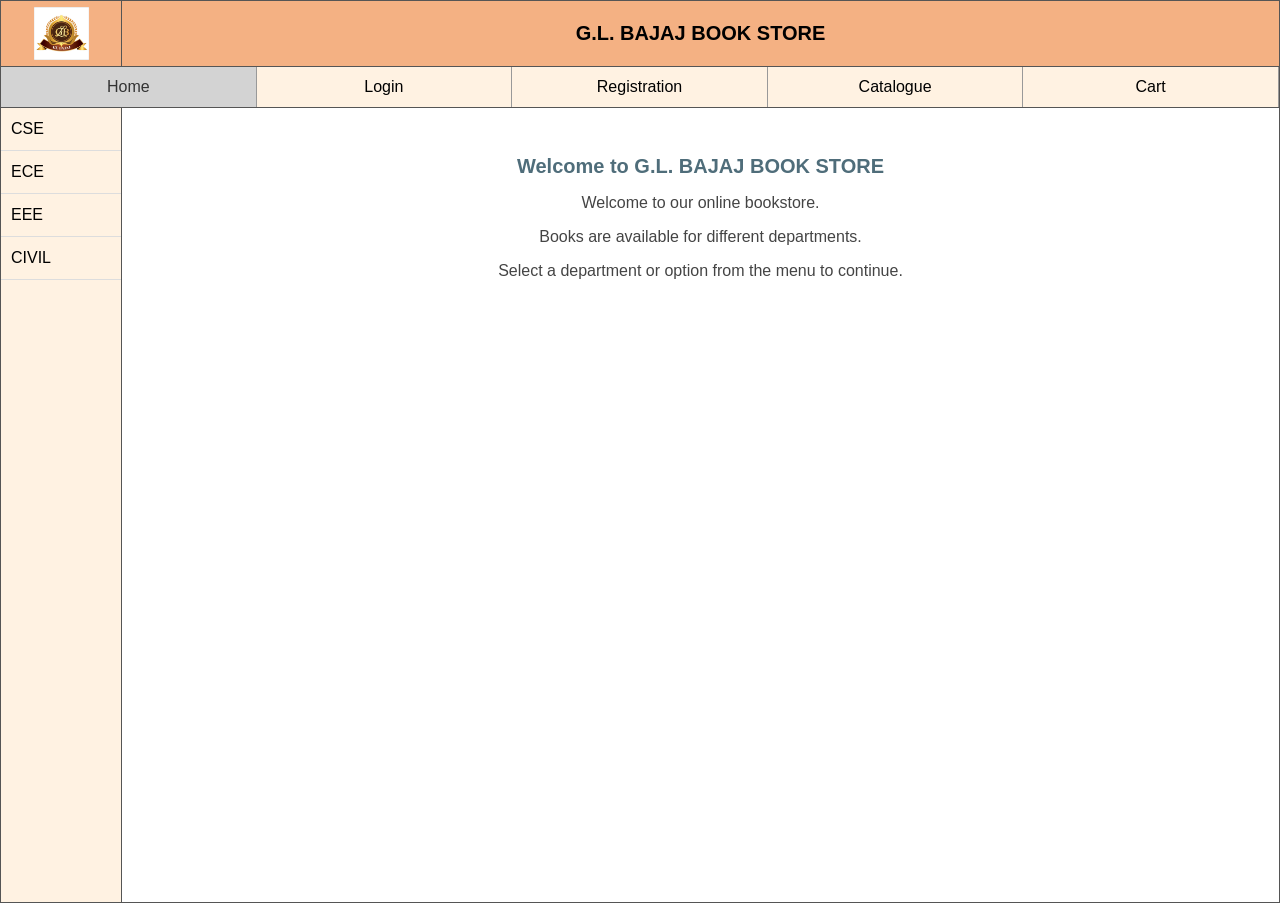
<file: Exp-7/index.html>
<!DOCTYPE html>
<html>
<head>
    <title>G.L. Bajaj Book Store</title>
    <link rel="stylesheet" href="style.css">
</head>

<body>

    <div class="top">

        <div class="logo">
            <img src="college logo.jpg" alt="College Logo">
        </div>

        <div class="college">
            G.L. BAJAJ BOOK STORE
        </div>

    </div>


    <div class="navigation">

        <a href="#" class="nav-link selected"
           onclick="showPage('home', this)">
            Home
        </a>

        <a href="#" class="nav-link"
           onclick="showPage('login', this)">
            Login
        </a>

        <a href="#" class="nav-link"
           onclick="showPage('registration', this)">
            Registration
        </a>

        <a href="#" class="nav-link"
           onclick="showPage('catalogue', this)">
            Catalogue
        </a>

        <a href="#" class="nav-link"
           onclick="showPage('cart', this)">
            Cart
        </a>

    </div>


    <div class="main">


        <div class="left">

            <a href="#" class="department-link"
               onclick="showPage('cse', this)">
                CSE
            </a>

            <a href="#" class="department-link"
               onclick="showPage('ece', this)">
                ECE
            </a>

            <a href="#" class="department-link"
               onclick="showPage('eee', this)">
                EEE
            </a>

            <a href="#" class="department-link"
               onclick="showPage('civil', this)">
                CIVIL
            </a>

        </div>


        <div class="right">


            <!-- HOME -->

            <div id="home" class="page active-page">

                <h2>Welcome to G.L. BAJAJ BOOK STORE</h2>

                <p>Welcome to our online bookstore.</p>

                <p>Books are available for different departments.</p>

                <p>
                    Select a department or option from the menu
                    to continue.
                </p>

            </div>


            <!-- LOGIN -->

            <div id="login" class="page">

                <h2>Login Page</h2>

                <form>

                    <div class="form-row">

                        <label>User Name:</label>

                        <input type="text">

                    </div>

                    <div class="form-row">

                        <label>Password:</label>

                        <input type="password">

                    </div>

                    <div class="buttons">

                        <input type="submit" value="Submit">
                        <input type="reset" value="Reset">

                    </div>

                </form>

            </div>


            <!-- REGISTRATION -->

            <div id="registration" class="page">

                <h2>Registration Form</h2>


                <form onsubmit="return validateForm()">


                    <!-- NAME -->

                    <div class="register-row">

                        <label>Name:</label>

                        <input type="text" id="name">

                    </div>


                    <!-- PASSWORD -->

                    <div class="register-row">

                        <label>Password:</label>

                        <input type="password" id="password">

                    </div>


                    <!-- EMAIL -->

                    <div class="register-row">

                        <label>E-mail ID:</label>

                        <input type="text" id="email">

                    </div>


                    <!-- PHONE -->

                    <div class="register-row">

                        <label>Phone Number:</label>

                        <input type="text" id="phone">

                    </div>


                    <!-- SEX -->

                    <div class="register-row">

                        <label>Sex:</label>

                        <div class="radio-group">

                            <input type="radio"
                                   name="sex"
                                   value="Male">

                            Male

                            <input type="radio"
                                   name="sex"
                                   value="Female">

                            Female

                        </div>

                    </div>


                    <!-- DATE OF BIRTH -->

                    <div class="register-row">

                        <label>Date of Birth:</label>

                        <div class="dob">

                            <select>
                                <option>Day</option>
                                <option>1</option>
                                <option>2</option>
                                <option>3</option>
                                <option>4</option>
                                <option>5</option>
                                <option>6</option>
                                <option>7</option>
                                <option>8</option>
                                <option>9</option>
                                <option>10</option>
                                <option>11</option>
                                <option>12</option>
                                <option>13</option>
                                <option>14</option>
                                <option>15</option>
                                <option>16</option>
                                <option>17</option>
                                <option>18</option>
                                <option>19</option>
                                <option>20</option>
                                <option>21</option>
                                <option>22</option>
                                <option>23</option>
                                <option>24</option>
                                <option>25</option>
                                <option>26</option>
                                <option>27</option>
                                <option>28</option>
                                <option>29</option>
                                <option>30</option>
                                <option>31</option>
                            </select>


                            <select>

                                <option>Month</option>
                                <option>January</option>
                                <option>February</option>
                                <option>March</option>
                                <option>April</option>
                                <option>May</option>
                                <option>June</option>
                                <option>July</option>
                                <option>August</option>
                                <option>September</option>
                                <option>October</option>
                                <option>November</option>
                                <option>December</option>

                            </select>


                            <select>

                                <option>Year</option>
                                <option>2000</option>
                                <option>2001</option>
                                <option>2002</option>
                                <option>2003</option>
                                <option>2004</option>
                                <option>2005</option>
                                <option>2006</option>
                                <option>2007</option>
                                <option>2008</option>
                                <option>2009</option>
                                <option>2010</option>

                            </select>

                        </div>

                    </div>


                    <!-- LANGUAGES -->

                    <div class="register-row">

                        <label>Languages Known:</label>

                        <div class="language-group">

                            <input type="checkbox">
                            English

                            <input type="checkbox">
                            Telugu

                            <input type="checkbox">
                            Hindi

                            <input type="checkbox">
                            Tamil

                        </div>

                    </div>


                    <!-- ADDRESS -->

                    <div class="register-row address-row">

                        <label>Address:</label>

                        <textarea rows="5" cols="30"></textarea>

                    </div>


                    <!-- BUTTONS -->

                    <div class="register-buttons">

                        <input type="submit" value="Register">

                        <input type="reset" value="Reset">

                    </div>

                </form>

            </div>


            <!-- CATALOGUE -->

            <div id="catalogue" class="page">

                <h2>Book Catalogue</h2>

                <table class="catalogue-table">

                    <tr>
                        <th>Cover Page</th>
                        <th>Author Name</th>
                        <th>Publisher</th>
                        <th>Price</th>
                        <th>Add to Cart</th>
                    </tr>

                    <tr>

                        <td>

                            <div class="book book-one">

                                <div class="book-title">

                                    WEB DESIGN
                                    <br>
                                    HTML
                                    <br>
                                    CSS
                                    <br>
                                    JavaScript
                                    <br>
                                    jQuery

                                </div>

                            </div>

                        </td>

                        <td>Duckett, J.</td>

                        <td>Wiley</td>

                        <td>₹650</td>

                        <td>

                            <button onclick="addToCart(
                            'Web Design with HTML, CSS, JavaScript and JQuery Set',
                            650)">

                                Add to Cart

                            </button>

                        </td>

                    </tr>


                    <tr>

                        <td>

                            <div class="book book-two">

                                <div class="book-title">

                                    START
                                    <br>
                                    PROGRAMMING
                                    <br>
                                    USING
                                    <br>
                                    HTML
                                    <br>
                                    CSS & JS

                                </div>

                            </div>

                        </td>

                        <td>Fajfar, I.</td>

                        <td>CRC Press</td>

                        <td>₹550</td>

                        <td>

                            <button onclick="addToCart(
                            'Start Programming Using HTML, CSS, and JavaScript',
                            550)">

                                Add to Cart

                            </button>

                        </td>

                    </tr>

                </table>

            </div>


            <!-- CART -->

            <div id="cart" class="page">

                <h2>Shopping Cart</h2>

                <table class="cart-table">

                    <tr>
                        <th>Book Name</th>
                        <th>Price</th>
                        <th>Quantity</th>
                        <th>Amount</th>
                    </tr>

                    <tbody id="cart-items">

                        <tr>

                            <td colspan="4">
                                Cart is empty
                            </td>

                        </tr>

                    </tbody>

                    <tr class="total-row">

                        <td colspan="3">
                            <b>Total Amount</b>
                        </td>

                        <td>
                            <b id="total-amount">₹0</b>
                        </td>

                    </tr>

                </table>

            </div>


            <!-- DEPARTMENTS -->

            <div id="cse" class="page">

                <h2>CSE</h2>

                <p>CSE category selected.</p>

            </div>


            <div id="ece" class="page">

                <h2>ECE</h2>

                <p>ECE category selected.</p>

            </div>


            <div id="eee" class="page">

                <h2>EEE</h2>

                <p>EEE category selected.</p>

            </div>


            <div id="civil" class="page">

                <h2>CIVIL</h2>

                <p>CIVIL category selected.</p>

            </div>

        </div>

    </div>


    <!-- JAVASCRIPT -->

    <script>

        let cart = [];


        /* PAGE NAVIGATION */

        function showPage(pageId, clickedLink) {

            event.preventDefault();

            let pages =
                document.querySelectorAll(".page");

            pages.forEach(function(page) {

                page.classList.remove(
                    "active-page"
                );

            });

            document.getElementById(pageId)
                .classList.add("active-page");


            let links =
                document.querySelectorAll(
                    ".nav-link, .department-link"
                );

            links.forEach(function(link) {

                link.classList.remove("selected");

            });

            clickedLink.classList.add("selected");

        }


        /* REGISTRATION VALIDATION */

        function validateForm() {

            let name =
                document.getElementById("name")
                .value.trim();

            let password =
                document.getElementById("password")
                .value;

            let email =
                document.getElementById("email")
                .value.trim();

            let phone =
                document.getElementById("phone")
                .value.trim();


            /* 1. NAME VALIDATION */

            let namePattern =
                /^[A-Za-z ]+$/;

            if (name.length < 6) {

                alert(
                    "Name should contain at least 6 characters."
                );

                return false;

            }

            if (!namePattern.test(name)) {

                alert(
                    "Name should contain only alphabets."
                );

                return false;

            }


            /* 2. PASSWORD VALIDATION */

            if (password.length < 6) {

                alert(
                    "Password should contain at least 6 characters."
                );

                return false;

            }


            /* 3. EMAIL VALIDATION */

            let emailPattern =
                /^[A-Za-z0-9._%+-]+@[A-Za-z0-9.-]+\.[A-Za-z]{2,}$/;

            if (!emailPattern.test(email)) {

                alert(
                    "Please enter a valid E-mail ID.\nExample: name@domain.com"
                );

                return false;

            }


            /* 4. PHONE NUMBER VALIDATION */

            let phonePattern =
                /^[0-9]{10}$/;

            if (!phonePattern.test(phone)) {

                alert(
                    "Phone Number should contain exactly 10 digits."
                );

                return false;

            }


            /* ALL VALID */

            alert(
                "Registration successful!"
            );

            return false;

        }


        /* ADD TO CART */

        function addToCart(bookName, price) {

            let existingBook =
                cart.find(function(book) {

                    return book.name === bookName;

                });


            if (existingBook) {

                existingBook.quantity++;

            } else {

                cart.push({

                    name: bookName,
                    price: price,
                    quantity: 1

                });

            }

            updateCart();

            alert(
                bookName +
                " has been added to cart."
            );

        }


        /* UPDATE CART */

        function updateCart() {

            let cartItems =
                document.getElementById(
                    "cart-items"
                );

            let totalAmount = 0;


            if (cart.length === 0) {

                cartItems.innerHTML =
                    "<tr>" +
                    "<td colspan='4'>" +
                    "Cart is empty" +
                    "</td>" +
                    "</tr>";

                document.getElementById(
                    "total-amount"
                ).innerText = "₹0";

                return;

            }


            cartItems.innerHTML = "";


            cart.forEach(function(book) {

                let amount =
                    book.price *
                    book.quantity;

                totalAmount += amount;


                let row =
                    document.createElement("tr");


                row.innerHTML =

                    "<td>" +
                    book.name +
                    "</td>" +

                    "<td>" +
                    "₹" + book.price +
                    "</td>" +

                    "<td>" +
                    book.quantity +
                    "</td>" +

                    "<td>" +
                    "₹" + amount +
                    "</td>";


                cartItems.appendChild(row);

            });


            document.getElementById(
                "total-amount"
            ).innerText =
                "₹" + totalAmount;

        }

    </script>

</body>
</html>
</file>
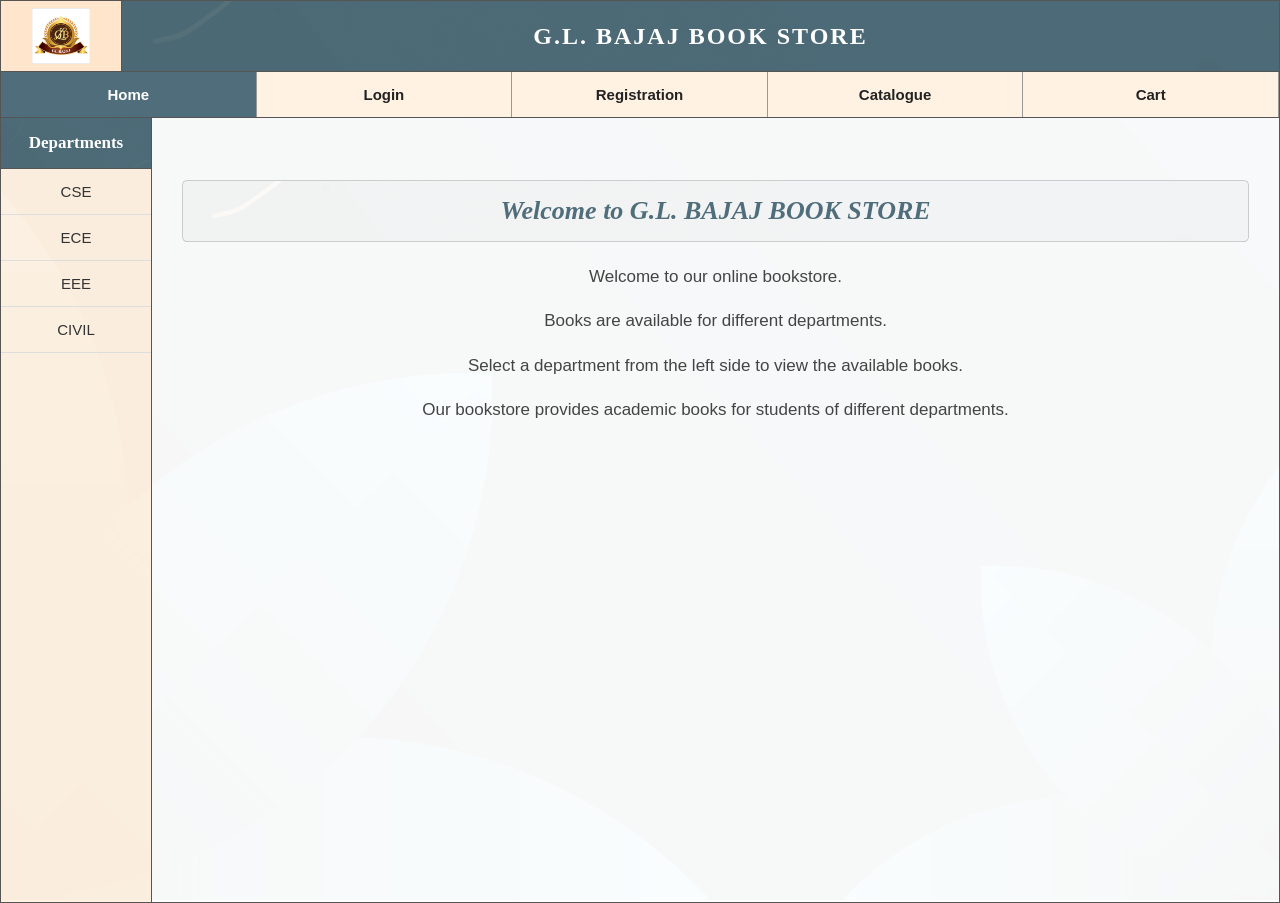
<file: Exp-8/index.html>
<!DOCTYPE html>
<html>

<head>

    <title>G.L. Bajaj Book Store</title>

    <link rel="stylesheet" href="style.css">

</head>


<body>


    <!-- =========================
         TOP SECTION
         ========================= -->

    <div class="top">

        <div class="logo">

            <img src="college logo.jpg"
                 alt="College Logo">

        </div>


        <div class="college">

            G.L. BAJAJ BOOK STORE

        </div>

    </div>



    <!-- =========================
         NAVIGATION
         ========================= -->

    <div class="navigation">

        <a href="#"
           class="nav-link selected"
           onclick="showPage('home', this)">

            Home

        </a>


        <a href="#"
           class="nav-link"
           onclick="showPage('login', this)">

            Login

        </a>


        <a href="#"
           class="nav-link"
           onclick="showPage('registration', this)">

            Registration

        </a>


        <a href="#"
           class="nav-link"
           onclick="showPage('catalogue', this)">

            Catalogue

        </a>


        <a href="#"
           class="nav-link"
           onclick="showPage('cart', this)">

            Cart

        </a>

    </div>



    <!-- =========================
         MAIN SECTION
         ========================= -->

    <div class="main">


        <!-- =========================
             LEFT SECTION
             ========================= -->

        <div class="left">

            <h3>
                Departments
            </h3>


            <a href="#"
               class="department-link"
               onclick="showPage('cse', this)">

                CSE

            </a>


            <a href="#"
               class="department-link"
               onclick="showPage('ece', this)">

                ECE

            </a>


            <a href="#"
               class="department-link"
               onclick="showPage('eee', this)">

                EEE

            </a>


            <a href="#"
               class="department-link"
               onclick="showPage('civil', this)">

                CIVIL

            </a>

        </div>



        <!-- =========================
             RIGHT SECTION
             ========================= -->

        <div class="right">


            <!-- =========================
                 HOME PAGE
                 ========================= -->

            <div id="home"
                 class="page active-page">

                <h2>
                    Welcome to G.L. BAJAJ BOOK STORE
                </h2>


                <p class="intro">

                    Welcome to our online bookstore.

                </p>


                <p>

                    Books are available for
                    different departments.

                </p>


                <p>

                    Select a department from
                    the left side to view the
                    available books.

                </p>


                <p class="special-text">

                    Our bookstore provides
                    academic books for students
                    of different departments.

                </p>

            </div>



            <!-- =========================
                 LOGIN PAGE
                 ========================= -->

            <div id="login"
                 class="page">

                <h2>
                    Login Page
                </h2>


                <form>


                    <div class="form-row">

                        <label>
                            User Name:
                        </label>


                        <input type="text">

                    </div>



                    <div class="form-row">

                        <label>
                            Password:
                        </label>


                        <input type="password">

                    </div>



                    <div class="login-buttons">

                        <input type="submit"
                               value="Submit">


                        <input type="reset"
                               value="Reset">

                    </div>


                </form>

            </div>



            <!-- =========================
                 REGISTRATION PAGE
                 ========================= -->

            <div id="registration"
                 class="page">

                <h2>
                    Registration Form
                </h2>


                <form onsubmit="return validateForm()">


                    <!-- NAME -->

                    <div class="register-row">

                        <label>
                            Name:
                        </label>


                        <input type="text"
                               id="name">

                    </div>



                    <!-- PASSWORD -->

                    <div class="register-row">

                        <label>
                            Password:
                        </label>


                        <input type="password"
                               id="password">

                    </div>



                    <!-- EMAIL -->

                    <div class="register-row">

                        <label>
                            E-mail ID:
                        </label>


                        <input type="text"
                               id="email">

                    </div>



                    <!-- PHONE -->

                    <div class="register-row">

                        <label>
                            Phone Number:
                        </label>


                        <input type="text"
                               id="phone">

                    </div>



                    <!-- SEX -->

                    <div class="register-row">

                        <label>
                            Sex:
                        </label>


                        <div class="radio-group">

                            <input type="radio"
                                   name="sex"
                                   value="Male">

                            Male


                            <input type="radio"
                                   name="sex"
                                   value="Female">

                            Female

                        </div>

                    </div>



                    <!-- DATE OF BIRTH -->

                    <div class="register-row">

                        <label>
                            Date of Birth:
                        </label>


                        <div class="dob">


                            <select>

                                <option>
                                    Day
                                </option>

                                <option>1</option>
                                <option>2</option>
                                <option>3</option>
                                <option>4</option>
                                <option>5</option>
                                <option>6</option>
                                <option>7</option>
                                <option>8</option>
                                <option>9</option>
                                <option>10</option>
                                <option>11</option>
                                <option>12</option>
                                <option>13</option>
                                <option>14</option>
                                <option>15</option>
                                <option>16</option>
                                <option>17</option>
                                <option>18</option>
                                <option>19</option>
                                <option>20</option>
                                <option>21</option>
                                <option>22</option>
                                <option>23</option>
                                <option>24</option>
                                <option>25</option>
                                <option>26</option>
                                <option>27</option>
                                <option>28</option>
                                <option>29</option>
                                <option>30</option>
                                <option>31</option>

                            </select>



                            <select>

                                <option>
                                    Month
                                </option>

                                <option>January</option>
                                <option>February</option>
                                <option>March</option>
                                <option>April</option>
                                <option>May</option>
                                <option>June</option>
                                <option>July</option>
                                <option>August</option>
                                <option>September</option>
                                <option>October</option>
                                <option>November</option>
                                <option>December</option>

                            </select>



                            <select>

                                <option>
                                    Year
                                </option>

                                <option>2000</option>
                                <option>2001</option>
                                <option>2002</option>
                                <option>2003</option>
                                <option>2004</option>
                                <option>2005</option>
                                <option>2006</option>
                                <option>2007</option>
                                <option>2008</option>
                                <option>2009</option>
                                <option>2010</option>

                            </select>

                        </div>

                    </div>



                    <!-- LANGUAGES -->

                    <div class="register-row">

                        <label>
                            Languages Known:
                        </label>


                        <div class="language-group">

                            <input type="checkbox">
                            English


                            <input type="checkbox">
                            Telugu


                            <input type="checkbox">
                            Hindi


                            <input type="checkbox">
                            Tamil

                        </div>

                    </div>



                    <!-- ADDRESS -->

                    <div class="register-row address-row">

                        <label>
                            Address:
                        </label>


                        <textarea
                            rows="5"
                            cols="30">
                        </textarea>

                    </div>



                    <!-- BUTTONS -->

                    <div class="register-buttons">

                        <input type="submit"
                               value="Register">


                        <input type="reset"
                               value="Reset">

                    </div>

                </form>

            </div>



            <!-- =========================
                 CATALOGUE PAGE
                 ========================= -->

            <div id="catalogue"
                 class="page">

                <h2>
                    Book Catalogue
                </h2>


                <table class="catalogue-table">


                    <tr>

                        <th>
                            Cover Page
                        </th>

                        <th>
                            Author Name
                        </th>

                        <th>
                            Publisher
                        </th>

                        <th>
                            Price
                        </th>

                        <th>
                            Add to Cart
                        </th>

                    </tr>



                    <!-- BOOK 1 -->

                    <tr>


                        <td>

                            <div class="book book-one">

                                <div class="book-title">

                                    WEB DESIGN

                                    <br>

                                    HTML

                                    <br>

                                    CSS

                                    <br>

                                    JavaScript

                                    <br>

                                    jQuery

                                </div>

                            </div>

                        </td>


                        <td>
                            Duckett, J.
                        </td>


                        <td>
                            Wiley
                        </td>


                        <td>
                            ₹650
                        </td>


                        <td>

                            <button
                                onclick="addToCart(
                                'Web Design with HTML, CSS, JavaScript and JQuery Set',
                                650)">

                                Add to Cart

                            </button>

                        </td>


                    </tr>



                    <!-- BOOK 2 -->

                    <tr>


                        <td>

                            <div class="book book-two">

                                <div class="book-title">

                                    START

                                    <br>

                                    PROGRAMMING

                                    <br>

                                    USING

                                    <br>

                                    HTML

                                    <br>

                                    CSS & JS

                                </div>

                            </div>

                        </td>


                        <td>
                            Fajfar, I.
                        </td>


                        <td>
                            CRC Press
                        </td>


                        <td>
                            ₹550
                        </td>


                        <td>

                            <button
                                onclick="addToCart(
                                'Start Programming Using HTML, CSS, and JavaScript',
                                550)">

                                Add to Cart

                            </button>

                        </td>


                    </tr>


                </table>

            </div>



            <!-- =========================
                 CART PAGE
                 ========================= -->

            <div id="cart"
                 class="page">

                <h2>
                    Shopping Cart
                </h2>


                <table class="cart-table">


                    <tr>

                        <th>
                            Book Name
                        </th>

                        <th>
                            Price
                        </th>

                        <th>
                            Quantity
                        </th>

                        <th>
                            Amount
                        </th>

                    </tr>


                    <tbody id="cart-items">

                        <tr>

                            <td colspan="4">

                                Cart is empty

                            </td>

                        </tr>

                    </tbody>


                    <tr class="total-row">

                        <td colspan="3">

                            <b>
                                Total Amount
                            </b>

                        </td>


                        <td>

                            <b id="total-amount">

                                ₹0

                            </b>

                        </td>

                    </tr>


                </table>

            </div>



            <!-- =========================
                 CSE
                 ========================= -->

            <div id="cse"
                 class="page">

                <h2>
                    CSE Books
                </h2>

                <p>
                    Computer Science and Engineering
                    books are available in this category.
                </p>

            </div>



            <!-- =========================
                 ECE
                 ========================= -->

            <div id="ece"
                 class="page">

                <h2>
                    ECE Books
                </h2>

                <p>
                    Electronics and Communication
                    Engineering books are available
                    in this category.
                </p>

            </div>



            <!-- =========================
                 EEE
                 ========================= -->

            <div id="eee"
                 class="page">

                <h2>
                    EEE Books
                </h2>

                <p>
                    Electrical and Electronics
                    Engineering books are available
                    in this category.
                </p>

            </div>



            <!-- =========================
                 CIVIL
                 ========================= -->

            <div id="civil"
                 class="page">

                <h2>
                    CIVIL Books
                </h2>

                <p>
                    Civil Engineering books are
                    available in this category.
                </p>

            </div>


        </div>

    </div>



    <!-- =========================
         JAVASCRIPT
         ========================= -->

    <script>


        /* CART ARRAY */

        let cart = [];



        /* =========================
           PAGE NAVIGATION
           ========================= */

        function showPage(pageId, clickedLink) {


            event.preventDefault();


            /* Hide all pages */

            let pages =
                document.querySelectorAll(".page");


            pages.forEach(function(page) {

                page.classList.remove(
                    "active-page"
                );

            });


            /* Show selected page */

            document
                .getElementById(pageId)
                .classList.add("active-page");


            /* Remove selected class */

            let links =
                document.querySelectorAll(
                    ".nav-link, .department-link"
                );


            links.forEach(function(link) {

                link.classList.remove(
                    "selected"
                );

            });


            /* Highlight selected link */

            clickedLink.classList.add(
                "selected"
            );

        }



        /* =========================
           REGISTRATION VALIDATION
           ========================= */

        function validateForm() {


            let name =
                document
                .getElementById("name")
                .value
                .trim();


            let password =
                document
                .getElementById("password")
                .value;


            let email =
                document
                .getElementById("email")
                .value
                .trim();


            let phone =
                document
                .getElementById("phone")
                .value
                .trim();



            /* =========================
               1. NAME VALIDATION
               ========================= */


            let namePattern =
                /^[A-Za-z ]+$/;


            if (name.length < 6) {

                alert(
                    "Name should contain at least 6 characters."
                );

                return false;

            }


            if (!namePattern.test(name)) {

                alert(
                    "Name should contain only alphabets."
                );

                return false;

            }



            /* =========================
               2. PASSWORD VALIDATION
               ========================= */


            if (password.length < 6) {

                alert(
                    "Password should contain at least 6 characters."
                );

                return false;

            }



            /* =========================
               3. EMAIL VALIDATION
               ========================= */


            let emailPattern =
                /^[A-Za-z0-9._%+-]+@[A-Za-z0-9.-]+\.[A-Za-z]{2,}$/;


            if (!emailPattern.test(email)) {

                alert(
                    "Please enter a valid E-mail ID.\nExample: name@domain.com"
                );

                return false;

            }



            /* =========================
               4. PHONE VALIDATION
               ========================= */


            let phonePattern =
                /^[0-9]{10}$/;


            if (!phonePattern.test(phone)) {

                alert(
                    "Phone Number should contain exactly 10 digits."
                );

                return false;

            }



            /* =========================
               SUCCESS
               ========================= */


            alert(
                "Registration successful!"
            );


            return false;

        }



        /* =========================
           ADD BOOK TO CART
           ========================= */

        function addToCart(bookName, price) {


            let existingBook =
                cart.find(function(book) {

                    return book.name === bookName;

                });


            if (existingBook) {

                existingBook.quantity++;

            }

            else {

                cart.push({

                    name: bookName,

                    price: price,

                    quantity: 1

                });

            }


            updateCart();


            alert(
                "Book added to cart."
            );

        }



        /* =========================
           UPDATE CART
           ========================= */

        function updateCart() {


            let cartItems =
                document.getElementById(
                    "cart-items"
                );


            let totalAmount = 0;



            /* Empty cart */

            if (cart.length === 0) {


                cartItems.innerHTML =

                    "<tr>" +

                    "<td colspan='4'>" +

                    "Cart is empty" +

                    "</td>" +

                    "</tr>";


                document
                    .getElementById("total-amount")
                    .innerText = "₹0";


                return;

            }



            /* Clear old cart */

            cartItems.innerHTML = "";



            /* Add books */

            cart.forEach(function(book) {


                let amount =
                    book.price *
                    book.quantity;


                totalAmount += amount;



                let row =
                    document.createElement("tr");


                row.innerHTML =

                    "<td>" +
                    book.name +
                    "</td>" +

                    "<td>" +
                    "₹" +
                    book.price +
                    "</td>" +

                    "<td>" +
                    book.quantity +
                    "</td>" +

                    "<td>" +
                    "₹" +
                    amount +
                    "</td>";



                cartItems.appendChild(row);

            });



            /* Display total */

            document
                .getElementById("total-amount")
                .innerText =
                "₹" + totalAmount;

        }


    </script>


</body>

</html>
</file>
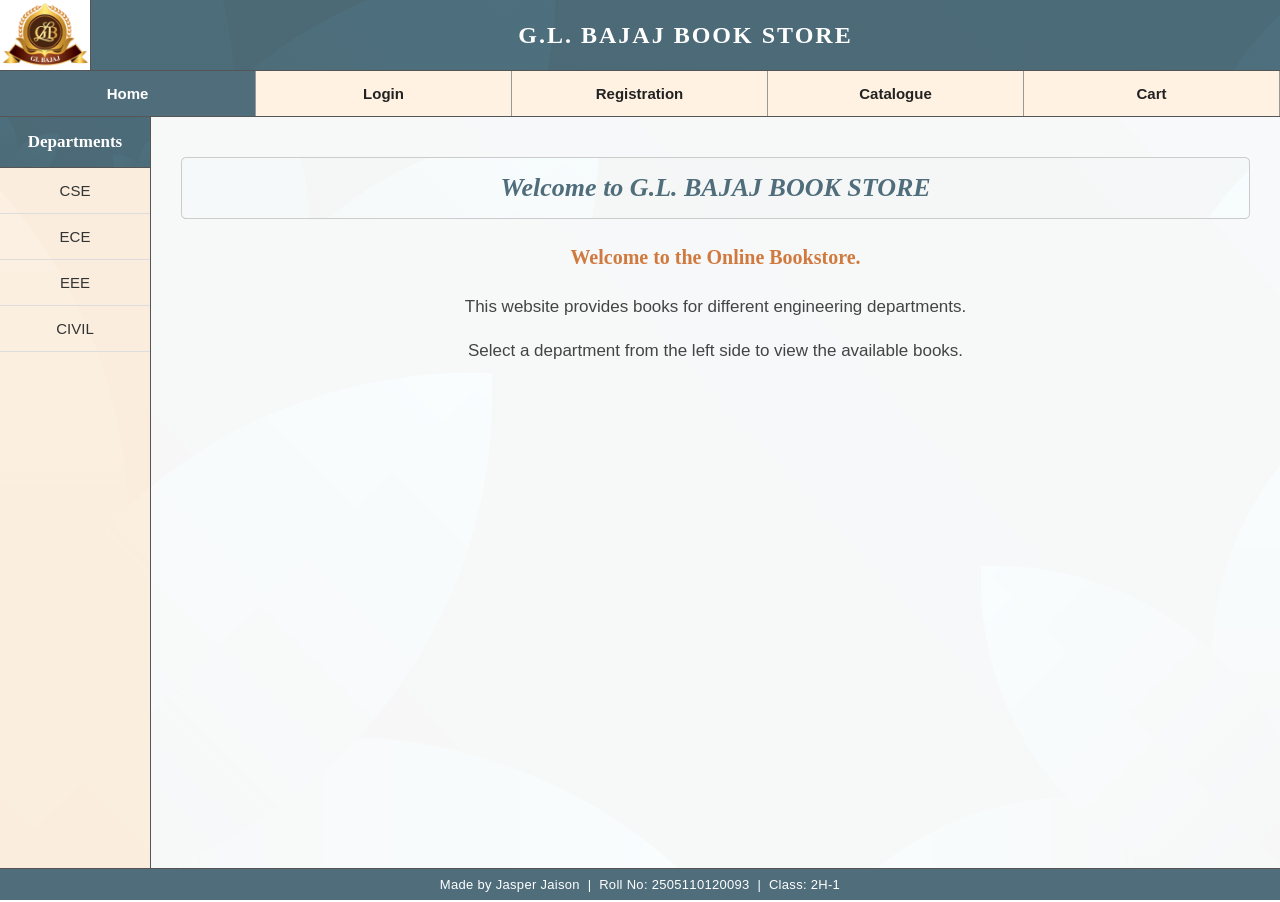
<file: Exp-9/index.html>
<!DOCTYPE html>
<html>
<head>
    <title>G.L. Bajaj Book Store</title>
    <link rel="stylesheet" href="style.css">
</head>
<body>

<div class="top">
    <div class="logo">
        <img src="college logo.jpg" alt="College Logo">
    </div>
    <div class="college">
        G.L. BAJAJ BOOK STORE
    </div>
</div>

<div class="navigation">
    <a href="#home" class="selected" onclick="showPage('home', this)">Home</a>
    <a href="#login" onclick="showPage('login', this)">Login</a>
    <a href="#registration" onclick="showPage('registration', this)">Registration</a>
    <a href="#catalogue" onclick="showPage('catalogue', this)">Catalogue</a>
    <a href="#cart" onclick="showPage('cart', this)">Cart</a>
</div>

<div class="main">
    <div class="left">
        <h3>Departments</h3>
        <a href="#cse" onclick="showPage('cse', this)">CSE</a>
        <a href="#ece" onclick="showPage('ece', this)">ECE</a>
        <a href="#eee" onclick="showPage('eee', this)">EEE</a>
        <a href="#civil" onclick="showPage('civil', this)">CIVIL</a>
    </div>

    <div class="right">

        <div id="home" class="page active-page">
            <h2>Welcome to G.L. BAJAJ BOOK STORE</h2>
            <p class="intro">Welcome to the Online Bookstore.</p>
            <p>This website provides books for different engineering departments.</p>
            <p>Select a department from the left side to view the available books.</p>
        </div>

        <div id="login" class="page">
            <h2>Login Page</h2>
            <form>
                <div class="form-row">
                    <label>Username:</label>
                    <input type="text">
                </div>
                <div class="form-row">
                    <label>Password:</label>
                    <input type="password">
                </div>
                <div class="login-buttons">
                    <input type="submit" value="Login">
                    <input type="reset" value="Reset">
                </div>
            </form>
        </div>

        <div id="registration" class="page">
            <h2>Registration Form</h2>
            <form onsubmit="return validateForm()">
                <div class="register-row">
                    <label>Name:</label>
                    <input type="text" id="name">
                </div>
                <div class="register-row">
                    <label>Password:</label>
                    <input type="password" id="password">
                </div>
                <div class="register-row">
                    <label>E-mail ID:</label>
                    <input type="text" id="email">
                </div>
                <div class="register-row">
                    <label>Phone Number:</label>
                    <input type="text" id="phone">
                </div>
                <div class="register-row">
                    <label>Sex:</label>
                    <div class="radio-group">
                        <input type="radio" name="sex" value="Male"> Male
                        <input type="radio" name="sex" value="Female"> Female
                    </div>
                </div>
                <div class="register-row">
                    <label>Date of Birth:</label>
                    <div class="dob">
                        <select>
                            <option>Day</option>
                            <option>1</option><option>2</option><option>3</option><option>4</option><option>5</option>
                            <option>6</option><option>7</option><option>8</option><option>9</option><option>10</option>
                            <option>11</option><option>12</option><option>13</option><option>14</option><option>15</option>
                            <option>16</option><option>17</option><option>18</option><option>19</option><option>20</option>
                            <option>21</option><option>22</option><option>23</option><option>24</option><option>25</option>
                            <option>26</option><option>27</option><option>28</option><option>29</option><option>30</option>
                            <option>31</option>
                        </select>
                        <select>
                            <option>Month</option>
                            <option>January</option><option>February</option><option>March</option>
                            <option>April</option><option>May</option><option>June</option>
                            <option>July</option><option>August</option><option>September</option>
                            <option>October</option><option>November</option><option>December</option>
                        </select>
                        <select>
                            <option>Year</option>
                            <option>2000</option><option>2001</option><option>2002</option><option>2003</option>
                            <option>2004</option><option>2005</option><option>2006</option><option>2007</option>
                            <option>2008</option><option>2009</option><option>2010</option>
                        </select>
                    </div>
                </div>
                <div class="register-row">
                    <label>Languages Known:</label>
                    <div class="language-group">
                        <input type="checkbox"> English
                        <input type="checkbox"> Telugu
                        <input type="checkbox"> Hindi
                        <input type="checkbox"> Tamil
                    </div>
                </div>
                <div class="register-row address-row">
                    <label>Address:</label>
                    <textarea></textarea>
                </div>
                <div class="register-buttons">
                    <input type="submit" value="Submit">
                    <input type="reset" value="Reset">
                </div>
            </form>
        </div>

        <div id="catalogue" class="page">
            <h2>Book Catalogue</h2>

            <h3 style="margin-top:20px; color:#4f6d7a;">CSE Books</h3>
            <table class="catalogue-table">
                <tr><th>Cover</th><th>Book</th><th>Author Name</th><th>Publisher</th><th>Price</th><th>Action</th></tr>
                <tr>
                    <td><div class="book-cover book-blue">XML<br>Bible</div></td>
                    <td>XML Bible</td><td>Winston</td><td>Wiley</td><td>₹450</td>
                    <td><button onclick="addToCart('XML Bible', 450, 'book-blue', 'XML<br>Bible')">Add to Cart</button></td>
                </tr>
                <tr>
                    <td><div class="book-cover book-purple">AI</div></td>
                    <td>Artificial Intelligence</td><td>S. Russell</td><td>Pearson</td><td>₹650</td>
                    <td><button onclick="addToCart('Artificial Intelligence', 650, 'book-purple', 'AI')">Add to Cart</button></td>
                </tr>
                <tr>
                    <td><div class="book-cover book-orange">Java 2</div></td>
                    <td>Java 2 Complete Reference</td><td>Herbert Schildt</td><td>McGraw Hill</td><td>₹550</td>
                    <td><button onclick="addToCart('Java 2 Complete Reference', 550, 'book-orange', 'Java 2')">Add to Cart</button></td>
                </tr>
            </table>

            <h3 style="margin-top:25px; color:#4f6d7a;">ECE Books</h3>
            <table class="catalogue-table">
                <tr><th>Cover</th><th>Book</th><th>Author Name</th><th>Publisher</th><th>Price</th><th>Action</th></tr>
                <tr>
                    <td><div class="book-cover book-teal">Digital</div></td>
                    <td>Digital Design</td><td>M. Morris Mano</td><td>Pearson</td><td>₹480</td>
                    <td><button onclick="addToCart('Digital Design', 480, 'book-teal', 'Digital')">Add to Cart</button></td>
                </tr>
                <tr>
                    <td><div class="book-cover book-cyan">Micro</div></td>
                    <td>Microelectronic Circuits</td><td>Sedra & Smith</td><td>Oxford</td><td>₹720</td>
                    <td><button onclick="addToCart('Microelectronic Circuits', 720, 'book-cyan', 'Micro')">Add to Cart</button></td>
                </tr>
                <tr>
                    <td><div class="book-cover book-navy">Signals</div></td>
                    <td>Signals and Systems</td><td>Oppenheim</td><td>PHI</td><td>₹580</td>
                    <td><button onclick="addToCart('Signals and Systems', 580, 'book-navy', 'Signals')">Add to Cart</button></td>
                </tr>
            </table>

            <h3 style="margin-top:25px; color:#4f6d7a;">EEE Books</h3>
            <table class="catalogue-table">
                <tr><th>Cover</th><th>Book</th><th>Author Name</th><th>Publisher</th><th>Price</th><th>Action</th></tr>
                <tr>
                    <td><div class="book-cover book-red">Machines</div></td>
                    <td>Electrical Machines</td><td>P. S. Bimbhra</td><td>Khanna Publishers</td><td>₹520</td>
                    <td><button onclick="addToCart('Electrical Machines', 520, 'book-red', 'Machines')">Add to Cart</button></td>
                </tr>
                <tr>
                    <td><div class="book-cover book-brown">Power</div></td>
                    <td>Power System Analysis</td><td>Hadi Saadat</td><td>McGraw Hill</td><td>₹680</td>
                    <td><button onclick="addToCart('Power System Analysis', 680, 'book-brown', 'Power')">Add to Cart</button></td>
                </tr>
                <tr>
                    <td><div class="book-cover book-orange">Control</div></td>
                    <td>Control Systems Engineering</td><td>Nagrath & Gopal</td><td>New Age</td><td>₹540</td>
                    <td><button onclick="addToCart('Control Systems Engineering', 540, 'book-orange', 'Control')">Add to Cart</button></td>
                </tr>
            </table>

            <h3 style="margin-top:25px; color:#4f6d7a;">CIVIL Books</h3>
            <table class="catalogue-table">
                <tr><th>Cover</th><th>Book</th><th>Author Name</th><th>Publisher</th><th>Price</th><th>Action</th></tr>
                <tr>
                    <td><div class="book-cover book-green">SOM</div></td>
                    <td>Strength of Materials</td><td>R. K. Bansal</td><td>Laxmi Publications</td><td>₹420</td>
                    <td><button onclick="addToCart('Strength of Materials', 420, 'book-green', 'SOM')">Add to Cart</button></td>
                </tr>
                <tr>
                    <td><div class="book-cover book-lime">Survey</div></td>
                    <td>Surveying Vol. 1</td><td>B. C. Punmia</td><td>Laxmi Publications</td><td>₹390</td>
                    <td><button onclick="addToCart('Surveying Vol. 1', 390, 'book-lime', 'Survey')">Add to Cart</button></td>
                </tr>
                <tr>
                    <td><div class="book-cover book-pink">Concrete</div></td>
                    <td>Concrete Technology</td><td>M. S. Shetty</td><td>S. Chand</td><td>₹550</td>
                    <td><button onclick="addToCart('Concrete Technology', 550, 'book-pink', 'Concrete')">Add to Cart</button></td>
                </tr>
            </table>
        </div>

        <div id="cart" class="page">
            <h2>Shopping Cart</h2>
            <table class="cart-table">
                <thead>
                    <tr>
                        <th>Cover</th>
                        <th>Book Name</th>
                        <th>Price</th>
                        <th>Quantity</th>
                        <th>Amount</th>
                    </tr>
                </thead>
                <tbody id="cartItems"></tbody>
                <tfoot>
                    <tr class="total-row">
                        <td colspan="4">Total</td>
                        <td id="cartTotal">₹0</td>
                    </tr>
                </tfoot>
            </table>
            <button class="empty-cart-button" onclick="emptyCart()">Empty Cart</button>
        </div>

        <div id="cse" class="page">
            <h2>CSE Books</h2>
            <table class="catalogue-table">
                <tr><th>Cover</th><th>Book</th><th>Author Name</th><th>Publisher</th><th>Price</th><th>Action</th></tr>
                <tr>
                    <td><div class="book-cover book-blue">XML<br>Bible</div></td>
                    <td>XML Bible</td><td>Winston</td><td>Wiley</td><td>₹450</td>
                    <td><button onclick="addToCart('XML Bible', 450, 'book-blue', 'XML<br>Bible')">Add to Cart</button></td>
                </tr>
                <tr>
                    <td><div class="book-cover book-purple">AI</div></td>
                    <td>Artificial Intelligence</td><td>S. Russell</td><td>Pearson</td><td>₹650</td>
                    <td><button onclick="addToCart('Artificial Intelligence', 650, 'book-purple', 'AI')">Add to Cart</button></td>
                </tr>
                <tr>
                    <td><div class="book-cover book-orange">Java 2</div></td>
                    <td>Java 2 Complete Reference</td><td>Herbert Schildt</td><td>McGraw Hill</td><td>₹550</td>
                    <td><button onclick="addToCart('Java 2 Complete Reference', 550, 'book-orange', 'Java 2')">Add to Cart</button></td>
                </tr>
            </table>
        </div>

        <div id="ece" class="page">
            <h2>ECE Books</h2>
            <table class="catalogue-table">
                <tr><th>Cover</th><th>Book</th><th>Author Name</th><th>Publisher</th><th>Price</th><th>Action</th></tr>
                <tr>
                    <td><div class="book-cover book-teal">Digital</div></td>
                    <td>Digital Design</td><td>M. Morris Mano</td><td>Pearson</td><td>₹480</td>
                    <td><button onclick="addToCart('Digital Design', 480, 'book-teal', 'Digital')">Add to Cart</button></td>
                </tr>
                <tr>
                    <td><div class="book-cover book-cyan">Micro</div></td>
                    <td>Microelectronic Circuits</td><td>Sedra & Smith</td><td>Oxford</td><td>₹720</td>
                    <td><button onclick="addToCart('Microelectronic Circuits', 720, 'book-cyan', 'Micro')">Add to Cart</button></td>
                </tr>
                <tr>
                    <td><div class="book-cover book-navy">Signals</div></td>
                    <td>Signals and Systems</td><td>Oppenheim</td><td>PHI</td><td>₹580</td>
                    <td><button onclick="addToCart('Signals and Systems', 580, 'book-navy', 'Signals')">Add to Cart</button></td>
                </tr>
            </table>
        </div>

        <div id="eee" class="page">
            <h2>EEE Books</h2>
            <table class="catalogue-table">
                <tr><th>Cover</th><th>Book</th><th>Author Name</th><th>Publisher</th><th>Price</th><th>Action</th></tr>
                <tr>
                    <td><div class="book-cover book-red">Machines</div></td>
                    <td>Electrical Machines</td><td>P. S. Bimbhra</td><td>Khanna Publishers</td><td>₹520</td>
                    <td><button onclick="addToCart('Electrical Machines', 520, 'book-red', 'Machines')">Add to Cart</button></td>
                </tr>
                <tr>
                    <td><div class="book-cover book-brown">Power</div></td>
                    <td>Power System Analysis</td><td>Hadi Saadat</td><td>McGraw Hill</td><td>₹680</td>
                    <td><button onclick="addToCart('Power System Analysis', 680, 'book-brown', 'Power')">Add to Cart</button></td>
                </tr>
                <tr>
                    <td><div class="book-cover book-orange">Control</div></td>
                    <td>Control Systems Engineering</td><td>Nagrath & Gopal</td><td>New Age</td><td>₹540</td>
                    <td><button onclick="addToCart('Control Systems Engineering', 540, 'book-orange', 'Control')">Add to Cart</button></td>
                </tr>
            </table>
        </div>

        <div id="civil" class="page">
            <h2>CIVIL Books</h2>
            <table class="catalogue-table">
                <tr><th>Cover</th><th>Book</th><th>Author Name</th><th>Publisher</th><th>Price</th><th>Action</th></tr>
                <tr>
                    <td><div class="book-cover book-green">SOM</div></td>
                    <td>Strength of Materials</td><td>R. K. Bansal</td><td>Laxmi Publications</td><td>₹420</td>
                    <td><button onclick="addToCart('Strength of Materials', 420, 'book-green', 'SOM')">Add to Cart</button></td>
                </tr>
                <tr>
                    <td><div class="book-cover book-lime">Survey</div></td>
                    <td>Surveying Vol. 1</td><td>B. C. Punmia</td><td>Laxmi Publications</td><td>₹390</td>
                    <td><button onclick="addToCart('Surveying Vol. 1', 390, 'book-lime', 'Survey')">Add to Cart</button></td>
                </tr>
                <tr>
                    <td><div class="book-cover book-pink">Concrete</div></td>
                    <td>Concrete Technology</td><td>M. S. Shetty</td><td>S. Chand</td><td>₹550</td>
                    <td><button onclick="addToCart('Concrete Technology', 550, 'book-pink', 'Concrete')">Add to Cart</button></td>
                </tr>
            </table>
        </div>

    </div>
</div>

<!-- FIXED BOTTOM BAR (always visible at bottom of window) -->
<div class="bottom-bar">
    Made by Jasper Jaison &nbsp;|&nbsp; Roll No: 2505110120093 &nbsp;|&nbsp; Class: 2H-1
</div>

<script>
var cart = [];

function showPage(pageId, clickedLink) {
    var pages = document.getElementsByClassName("page");
    for (var i = 0; i < pages.length; i++) {
        pages[i].classList.remove("active-page");
    }
    document.getElementById(pageId).classList.add("active-page");

    var links = document.querySelectorAll(".navigation a, .left a");
    for (var i = 0; i < links.length; i++) {
        links[i].classList.remove("selected");
    }
    clickedLink.classList.add("selected");

    if (pageId === "cart") {
        displayCart();
    }
}

function addToCart(bookName, price, coverClass, coverText) {
    var found = false;
    for (var i = 0; i < cart.length; i++) {
        if (cart[i].name === bookName) {
            cart[i].quantity++;
            found = true;
            break;
        }
    }
    if (!found) {
        cart.push({
            name: bookName,
            price: price,
            quantity: 1,
            cover: coverClass || "book-blue",
            label: coverText || bookName
        });
    }
    alert("Book added to cart!");
    displayCart();
}

function displayCart() {
    var cartItems = document.getElementById("cartItems");
    var cartTotal = document.getElementById("cartTotal");
    cartItems.innerHTML = "";
    var total = 0;

    if (cart.length === 0) {
        cartItems.innerHTML = "<tr><td colspan='5'>Your cart is empty.</td></tr>";
        cartTotal.innerHTML = "₹0";
        return;
    }

    for (var i = 0; i < cart.length; i++) {
        var amount = cart[i].price * cart[i].quantity;
        total += amount;
        var cover = cart[i].cover || "book-blue";
        var label = cart[i].label || cart[i].name;

        cartItems.innerHTML +=
            "<tr>" +
            "<td><div class='book-cover " + cover + "' style='width:50px;height:70px;font-size:9px;'>" + label + "</div></td>" +
            "<td>" + cart[i].name + "</td>" +
            "<td>₹" + cart[i].price + "</td>" +
            "<td>" + cart[i].quantity + "</td>" +
            "<td>₹" + amount + "</td>" +
            "</tr>";
    }
    cartTotal.innerHTML = "₹" + total;
}

function emptyCart() {
    if (cart.length === 0) {
        alert("Cart is already empty.");
        return;
    }
    if (confirm("Are you sure you want to empty the cart?")) {
        cart = [];
        displayCart();
        alert("Cart has been emptied.");
    }
}

function validateForm() {
    var name = document.getElementById("name").value;
    var password = document.getElementById("password").value;
    var email = document.getElementById("email").value;
    var phone = document.getElementById("phone").value;

    if (name.length < 6 || !/^[A-Za-z ]+$/.test(name)) {
        alert("Name should contain alphabets only and must be at least 6 characters long.");
        return false;
    }
    if (password.length < 6) {
        alert("Password must be at least 6 characters long.");
        return false;
    }
    if (!/^[A-Za-z0-9._%+-]+@[A-Za-z0-9.-]+\.[A-Za-z]{2,}$/.test(email)) {
        alert("Please enter a valid email address.");
        return false;
    }
    if (!/^[0-9]{10}$/.test(phone)) {
        alert("Phone number must contain exactly 10 digits.");
        return false;
    }
    alert("Registration successful!");
    return true;
}
</script>

</body>
</html>
</file>
<file: Exp-1/style.css>
body {
    margin: 0;
    padding: 0;
    font-family: Arial, sans-serif;
    border: 1px solid #555;
    min-height: 100vh;
    box-sizing: border-box;
}

/* Top Section */

.top {
    height: 65px;
    display: flex;
    background-color: #f4b183;
    border: 1px solid #555;
}

/* College Logo */

.logo {
    width: 120px;
    height: 65px;
    display: flex;
    align-items: center;
    justify-content: center;
    border-right: 1px solid #555;
    overflow: hidden;
}

.logo img {
    width: 55px;
    height: 55px;
    object-fit: contain;
}

/* College Name */

.college {
    flex: 1;
    display: flex;
    align-items: center;
    justify-content: center;
    font-size: 20px;
    font-weight: bold;
}

/* Navigation */

.navigation {
    height: 40px;
    display: flex;
    border-left: 1px solid #555;
    border-right: 1px solid #555;
    border-bottom: 1px solid #555;
    background-color: #fff2e2;
}

.navigation a {
    flex: 1;
    display: flex;
    align-items: center;
    justify-content: center;
    color: black;
    text-decoration: none;
    border-right: 1px solid #999;
}

.navigation a:hover {
    background-color: #f4b183;
}

/* Main Section */

.main {
    display: flex;
    min-height: 400px;
}

/* Left Department Section */

.left {
    width: 120px;
    background-color: #fff2e2;
    border-left: 1px solid #555;
    border-right: 1px solid #555;
}

.left h3 {
    margin: 0;
    padding: 12px 5px;
    text-align: center;
    background-color: #4f6d7a;
    color: white;
    font-size: 16px;
}

.left a {
    display: block;
    padding: 10px;
    color: black;
    text-decoration: none;
}

.left a:hover {
    background-color: #f4b183;
    color: white;
}

/* Right Section */

.right {
    flex: 1;
    text-align: center;
    padding: 60px 30px;
    background-color: white;
}

.right h2 {
    color: #4f6d7a;
}

.right p {
    font-size: 17px;
    color: #444;
}
</file>
<file: Exp-10/style.css>
/* =========================================
   RESET
========================================= */

* {
    margin: 0;
    padding: 0;
    box-sizing: border-box;
}


/* =========================================
   BODY
========================================= */

body {
    min-height: 100vh;

    display: flex;
    justify-content: center;
    align-items: center;

    padding: 20px;

    font-family: "Inter", sans-serif;

    background:
        radial-gradient(
            circle at 10% 10%,
            rgba(99, 102, 241, 0.35),
            transparent 30%
        ),
        radial-gradient(
            circle at 90% 90%,
            rgba(168, 85, 247, 0.30),
            transparent 30%
        ),
        linear-gradient(
            135deg,
            #111827,
            #312e81
        );
}


/* =========================================
   APP
========================================= */

.app {
    width: 100%;
    max-width: 700px;

    padding: 32px;

    background: #ffffff;

    border-radius: 25px;

    box-shadow:
        0 30px 70px rgba(0, 0, 0, 0.3);
}


/* =========================================
   HEADER
========================================= */

.header {
    display: flex;

    justify-content: space-between;
    align-items: flex-start;

    gap: 20px;

    margin-bottom: 28px;
}


.eyebrow {
    margin-bottom: 6px;

    color: #6366f1;

    font-size: 10px;
    font-weight: 800;

    letter-spacing: 2px;
}


h1 {
    color: #111827;

    font-size: 31px;
    font-weight: 800;
}


h1 span {
    color: #6366f1;
}


.subtitle {
    margin-top: 7px;

    color: #9ca3af;

    font-size: 12px;
}


.today-box {
    display: flex;

    flex-direction: column;
    align-items: flex-end;

    gap: 4px;

    flex-shrink: 0;
}


.today-box strong {
    color: #374151;

    font-size: 13px;
}


.today-box span {
    color: #9ca3af;

    font-size: 10px;
}


/* =========================================
   ADD AREA
========================================= */

.add-area {
    width: 100%;

    display: flex;
    align-items: center;

    gap: 9px;

    margin-bottom: 27px;
}


/* =========================================
   TASK INPUT
========================================= */

.task-input-box {
    flex: 1;

    height: 52px;

    position: relative;

    display: flex;
    align-items: center;

    padding: 2px;

    border-radius: 16px;

    background: #e5e7eb;

    overflow: hidden;
}


/* ANIMATED BORDER */

.task-input-box::before {
    content: "";

    position: absolute;

    width: 250%;
    height: 250%;

    top: -75%;
    left: -75%;

    background:
        conic-gradient(
            #4285f4,
            #9b72cb,
            #d96570,
            #06b6d4,
            #4285f4
        );

    opacity: 0;

    animation: spin 3s linear infinite;

    transition: opacity 0.3s ease;
}


.task-input-box:focus-within::before {
    opacity: 1;
}


/* INPUT */

.task-input-box input {
    width: 100%;
    height: 100%;

    position: relative;

    z-index: 2;

    border: none;
    outline: none;

    border-radius: 14px;

    padding: 0 15px 0 42px;

    background: #ffffff;

    color: #111827;

    font-family: inherit;
    font-size: 14px;
}


.task-input-box input::placeholder {
    color: #9ca3af;
}


/* PLUS */

.plus-icon {
    position: absolute;

    left: 15px;

    z-index: 3;

    color: #6366f1;

    font-size: 22px;

    pointer-events: none;
}


/* =========================================
   CALENDAR
========================================= */

.calendar-box {
    width: 52px;
    height: 52px;

    flex-shrink: 0;

    position: relative;

    display: flex;
    justify-content: center;
    align-items: center;

    border: 1px solid #e5e7eb;

    border-radius: 16px;

    background: #f8f8ff;

    cursor: pointer;

    transition:
        transform 0.2s ease,
        border-color 0.2s ease,
        background 0.2s ease;

    overflow: hidden;
}


/* CALENDAR ICON */

.calendar-icon {
    position: absolute;

    left: 50%;
    top: 50%;

    transform: translate(-50%, -50%);

    font-size: 19px;

    pointer-events: none;

    z-index: 1;
}


/*
    IMPORTANT FIX:

    The date input is NOT completely transparent.

    It remains a real clickable input,
    and the native calendar picker can open.
*/

.calendar-box input {
    position: absolute;

    inset: 0;

    width: 100%;
    height: 100%;

    margin: 0;

    border: 0;

    cursor: pointer;

    opacity: 0;

    z-index: 3;
}


/*
    Make the calendar picker indicator clickable
    in browsers that support it.
*/

.calendar-box input::-webkit-calendar-picker-indicator {
    position: absolute;

    inset: 0;

    width: 100%;
    height: 100%;

    cursor: pointer;

    opacity: 0;
}


/* HOVER */

.calendar-box:hover {
    border-color: #6366f1;

    background: #f5f3ff;

    transform: translateY(-1px);
}


/* SELECTED */

.calendar-box:focus-within {
    border-color: #6366f1;

    background: #f5f3ff;

    box-shadow:
        0 0 0 3px rgba(99, 102, 241, 0.12);
}


/* =========================================
   ADD BUTTON
========================================= */

.add-button {
    height: 52px;

    padding: 0 23px;

    border: none;

    border-radius: 16px;

    background:
        linear-gradient(
            135deg,
            #6366f1,
            #8b5cf6
        );

    color: white;

    font-family: inherit;

    font-size: 13px;
    font-weight: 700;

    cursor: pointer;

    transition:
        transform 0.2s ease,
        box-shadow 0.2s ease;
}


.add-button:hover {
    transform: translateY(-2px);

    box-shadow:
        0 10px 25px
        rgba(99, 102, 241, 0.35);
}


.add-button:active {
    transform: scale(0.96);
}


/* =========================================
   PROGRESS
========================================= */

.progress-section {
    margin-bottom: 20px;
}


.progress-header {
    display: flex;

    justify-content: space-between;
    align-items: center;

    margin-bottom: 8px;

    font-size: 12px;
}


.progress-header span {
    color: #6b7280;
}


.progress-header strong {
    color: #6366f1;
}


.progress-background {
    width: 100%;

    height: 7px;

    overflow: hidden;

    border-radius: 20px;

    background: #eef0f4;
}


.progress-fill {
    width: 0%;

    height: 100%;

    border-radius: 20px;

    background:
        linear-gradient(
            90deg,
            #6366f1,
            #a855f7
        );

    transition:
        width 0.4s ease;
}


/* =========================================
   TASK LIST
========================================= */

.task-list {
    display: flex;

    flex-direction: column;

    gap: 10px;
}


/* =========================================
   TASK
========================================= */

.task {
    min-height: 70px;

    display: flex;

    align-items: center;

    justify-content: space-between;

    gap: 12px;

    padding: 13px 14px;

    border: 1px solid #edf0f4;

    border-radius: 15px;

    background: white;

    animation: appear 0.25s ease;

    transition:
        border-color 0.2s ease,
        box-shadow 0.2s ease;
}


.task:hover {
    border-color: #dcdcff;

    box-shadow:
        0 6px 20px
        rgba(99, 102, 241, 0.08);
}


/* =========================================
   LEFT
========================================= */

.task-left {
    min-width: 0;

    display: flex;

    align-items: center;

    gap: 13px;

    flex: 1;
}


/* =========================================
   CHECK BUTTON
========================================= */

.check-button {
    width: 23px;
    height: 23px;

    flex-shrink: 0;

    display: flex;

    justify-content: center;
    align-items: center;

    border: 2px solid #d1d5db;

    border-radius: 50%;

    background: white;

    color: transparent;

    font-size: 12px;
    font-weight: bold;

    cursor: pointer;

    transition: 0.2s ease;
}


.check-button:hover {
    border-color: #6366f1;
}


.task.completed .check-button {
    border-color: #6366f1;

    background:
        linear-gradient(
            135deg,
            #6366f1,
            #8b5cf6
        );

    color: white;
}


/* =========================================
   TASK TEXT
========================================= */

.task-info {
    min-width: 0;

    flex: 1;
}


.task-title {
    color: #374151;

    font-size: 14px;
    font-weight: 600;

    word-break: break-word;
}


.task-status {
    display: block;

    margin-top: 4px;

    color: #9ca3af;

    font-size: 10px;
}


.task.completed .task-title {
    color: #9ca3af;

    text-decoration: line-through;
}


/* =========================================
   DEADLINE
========================================= */

.deadline {
    display: block;

    margin-top: 5px;

    font-size: 10px;

    font-weight: 700;
}


.deadline.normal {
    color: #6366f1;
}


.deadline.today {
    color: #f59e0b;
}


.deadline.overdue {
    color: #ef4444;
}


/* =========================================
   DELETE
========================================= */

.delete-button {
    width: 32px;
    height: 32px;

    flex-shrink: 0;

    border: none;

    border-radius: 8px;

    background: transparent;

    color: #c4c7ce;

    font-size: 22px;

    cursor: pointer;

    transition: 0.2s ease;
}


.delete-button:hover {
    color: #ef4444;

    background: #fff0f0;
}


/* =========================================
   EMPTY STATE
========================================= */

.empty-state {
    padding: 35px 20px;

    text-align: center;
}


.empty-circle {
    width: 50px;
    height: 50px;

    display: flex;

    justify-content: center;
    align-items: center;

    margin: 0 auto 12px;

    border-radius: 50%;

    background: #f0efff;

    color: #6366f1;

    font-size: 21px;
}


.empty-state h3 {
    margin-bottom: 6px;

    color: #4b5563;

    font-size: 15px;
}


.empty-state p {
    color: #9ca3af;

    font-size: 12px;
}


/* =========================================
   FOOTER
========================================= */

.footer {
    display: flex;

    justify-content: space-between;

    gap: 15px;

    margin-top: 25px;

    padding-top: 17px;

    border-top: 1px solid #f0f1f4;

    color: #9ca3af;

    font-size: 11px;
}


/* =========================================
   ANIMATIONS
========================================= */

@keyframes spin {

    from {
        transform: rotate(0deg);
    }

    to {
        transform: rotate(360deg);
    }

}


@keyframes appear {

    from {
        opacity: 0;

        transform: translateY(-8px);
    }

    to {
        opacity: 1;

        transform: translateY(0);
    }

}


/* =========================================
   MOBILE
========================================= */

@media (max-width: 600px) {

    body {
        padding: 12px;

        align-items: flex-start;
    }


    .app {
        margin-top: 12px;

        padding: 22px;

        border-radius: 20px;
    }


    .header {
        flex-direction: column;

        gap: 15px;
    }


    .today-box {
        align-items: flex-start;
    }


    h1 {
        font-size: 25px;
    }


    .add-area {
        display: grid;

        grid-template-columns:
            1fr 52px;

        gap: 9px;
    }


    .task-input-box {
        grid-column: 1 / -1;
    }


    .add-button {
        width: 100%;
    }


    .task {
        padding: 12px;
    }


    .task-left {
        gap: 10px;
    }


    .footer {
        flex-direction: column;

        gap: 7px;
    }

}
</file>
<file: Exp-2/style.css>
body {
    margin: 0;
    padding: 0;
    font-family: Arial, sans-serif;
    border: 1px solid #555;
    min-height: 100vh;
    box-sizing: border-box;
}


/* =========================
   TOP SECTION
   ========================= */

.top {
    height: 65px;
    display: flex;
    background-color: #f4b183;
    border-bottom: 1px solid #555;
}


/* Logo */

.logo {
    width: 120px;
    height: 65px;
    display: flex;
    align-items: center;
    justify-content: center;
    border-right: 1px solid #555;
    overflow: hidden;
}

.logo img {
    width: 55px;
    height: 55px;
    object-fit: contain;
}


/* College Name */

.college {
    flex: 1;
    display: flex;
    align-items: center;
    justify-content: center;
    font-size: 20px;
    font-weight: bold;
}


/* =========================
   NAVIGATION
   ========================= */

.navigation {
    height: 40px;
    display: flex;
    border-bottom: 1px solid #555;
    background-color: #fff2e2;
}

.navigation a {
    flex: 1;
    display: flex;
    align-items: center;
    justify-content: center;
    color: black;
    text-decoration: none;
    border-right: 1px solid #999;
}

.navigation a:hover {
    background-color: #e0e0e0;
}

.navigation a.selected {
    background-color: #d3d3d3;
    color: #333;
}


/* =========================
   MAIN SECTION
   ========================= */

.main {
    display: flex;
    min-height: calc(100vh - 106px);
}


/* =========================
   LEFT SECTION
   ========================= */

.left {
    width: 120px;
    background-color: #fff2e2;
    border-right: 1px solid #555;
    flex-shrink: 0;
}

.left a {
    display: block;
    padding: 12px 10px;
    color: black;
    text-decoration: none;
    border-bottom: 1px solid #ddd;
}

.left a:hover {
    background-color: #e0e0e0;
}

.left a.selected {
    background-color: #d3d3d3;
    color: #333;
}


/* =========================
   RIGHT SECTION
   ========================= */

.right {
    flex: 1;
    background-color: white;
    text-align: center;
    padding: 50px 30px;
}


/* Hide all pages */

.page {
    display: none;
}


/* Show selected page */

.page.active-page {
    display: block;
}


/* Page Heading */

.page h2 {
    color: #4f6d7a;
    font-size: 20px;
}


/* Page Paragraph */

.page p {
    font-size: 17px;
    color: #444;
}


/* =========================
   LOGIN FORM
   ========================= */

.form-row {
    display: flex;
    justify-content: center;
    align-items: center;
    margin: 12px;
}

.form-row label {
    width: 110px;
    text-align: left;
}

.form-row input {
    width: 125px;
    height: 16px;
    border: 3px solid black;
}


/* Buttons */

.buttons {
    margin-top: 35px;
}

.buttons input {
    padding: 8px 16px;
    margin: 10px;
    background-color: white;
    border: 1px solid #555;
    font-size: 16px;
    color: red;
}

.buttons input[type="submit"] {
    border: 3px solid black;
}
</file>
<file: Exp-3/style.css>
body {
    margin: 0;
    padding: 0;
    font-family: Arial, sans-serif;
    border: 1px solid #555;
    min-height: 100vh;
    box-sizing: border-box;
}


/* =========================
   TOP SECTION
   ========================= */

.top {
    height: 65px;
    display: flex;
    background-color: #f4b183;
    border-bottom: 1px solid #555;
}


/* LOGO */

.logo {
    width: 120px;
    height: 65px;
    display: flex;
    align-items: center;
    justify-content: center;
    border-right: 1px solid #555;
    overflow: hidden;
}

.logo img {
    width: 55px;
    height: 55px;
    object-fit: contain;
}


/* COLLEGE NAME */

.college {
    flex: 1;
    display: flex;
    align-items: center;
    justify-content: center;
    font-size: 20px;
    font-weight: bold;
}


/* =========================
   NAVIGATION
   ========================= */

.navigation {
    height: 40px;
    display: flex;
    border-bottom: 1px solid #555;
    background-color: #fff2e2;
}

.navigation a {
    flex: 1;
    display: flex;
    align-items: center;
    justify-content: center;
    color: black;
    text-decoration: none;
    border-right: 1px solid #999;
}


/* HOVER */

.navigation a:hover {
    background-color: #e0e0e0;
}


/* SELECTED NAVIGATION */

.navigation a.selected {
    background-color: #d3d3d3;
    color: #333;
}


/* =========================
   MAIN SECTION
   ========================= */

.main {
    display: flex;
    min-height: calc(100vh - 106px);
}


/* =========================
   LEFT SECTION
   ========================= */

.left {
    width: 120px;
    background-color: #fff2e2;
    border-right: 1px solid #555;
    flex-shrink: 0;
}


/* DEPARTMENT LINKS */

.left a {
    display: block;
    padding: 12px 10px;
    color: black;
    text-decoration: none;
    border-bottom: 1px solid #ddd;
}


/* HOVER */

.left a:hover {
    background-color: #e0e0e0;
}


/* SELECTED DEPARTMENT */

.left a.selected {
    background-color: #d3d3d3;
    color: #333;
}


/* =========================
   RIGHT SECTION
   ========================= */

.right {
    flex: 1;
    background-color: white;
    text-align: center;
    padding: 40px 25px;
}


/* =========================
   PAGES
   ========================= */

/* Hide all pages */

.page {
    display: none;
}


/* Show selected page */

.page.active-page {
    display: block;
}


/* PAGE HEADING */

.page h2 {
    color: #4f6d7a;
    font-size: 20px;
}


/* PAGE PARAGRAPH */

.page p {
    font-size: 16px;
    color: #444;
}


/* =========================
   LOGIN / REGISTRATION FORM
   ========================= */

.form-row {
    display: flex;
    justify-content: center;
    align-items: center;
    margin: 12px;
}

.form-row label {
    width: 110px;
    text-align: left;
}

.form-row input {
    width: 125px;
    height: 16px;
    border: 3px solid black;
}


/* BUTTONS */

.buttons {
    margin-top: 30px;
}

.buttons input {
    padding: 8px 16px;
    margin: 10px;
    background-color: white;
    border: 1px solid #555;
    font-size: 15px;
    color: red;
}

.buttons input[type="submit"] {
    border: 3px solid black;
}


/* =========================
   CATALOGUE TABLE
   ========================= */

.catalogue-table {
    width: 95%;
    margin: 20px auto;
    border-collapse: collapse;
    background-color: white;
}


/* TABLE HEADINGS */

.catalogue-table th {
    background-color: #4f6d7a;
    color: white;
    padding: 10px;
    border: 1px solid #555;
}


/* TABLE CELLS */

.catalogue-table td {
    padding: 12px;
    border: 1px solid #555;
    text-align: center;
}


/* =========================
   BOOK COVER
   ========================= */

.book {
    width: 80px;
    height: 110px;
    margin: auto;
    background-color: #f4b183;
    border: 4px solid #4f6d7a;
    box-shadow: 3px 3px 5px #999;
    display: flex;
    align-items: center;
    justify-content: center;
}


/* SECOND BOOK */

.book-two {
    background-color: #7b9e87;
}


/* BOOK TITLE */

.book-title {
    color: white;
    font-size: 10px;
    font-weight: bold;
    text-align: center;
    line-height: 1.4;
}


/* =========================
   ADD TO CART BUTTON
   ========================= */

.catalogue-table button {
    padding: 8px 12px;
    background-color: #4f6d7a;
    color: white;
    border: none;
    cursor: pointer;
    font-size: 13px;
}


/* BUTTON HOVER */

.catalogue-table button:hover {
    background-color: #f4b183;
    color: black;
}
</file>
<file: Exp-4/style.css>
/* =========================
   BODY
   ========================= */

body {

    margin: 0;

    padding: 0;

    font-family: Arial, sans-serif;

    border: 1px solid #555;

    min-height: 100vh;

    box-sizing: border-box;

}


/* =========================
   TOP SECTION
   ========================= */

.top {

    height: 65px;

    display: flex;

    background-color: #f4b183;

    border-bottom: 1px solid #555;

}


/* =========================
   LOGO
   ========================= */

.logo {

    width: 120px;

    height: 65px;

    display: flex;

    align-items: center;

    justify-content: center;

    border-right: 1px solid #555;

    overflow: hidden;

}


.logo img {

    width: 55px;

    height: 55px;

    object-fit: contain;

}


/* =========================
   COLLEGE NAME
   ========================= */

.college {

    flex: 1;

    display: flex;

    align-items: center;

    justify-content: center;

    font-size: 20px;

    font-weight: bold;

}


/* =========================
   NAVIGATION
   ========================= */

.navigation {

    height: 40px;

    display: flex;

    border-bottom: 1px solid #555;

    background-color: #fff2e2;

}


.navigation a {

    flex: 1;

    display: flex;

    align-items: center;

    justify-content: center;

    color: black;

    text-decoration: none;

    border-right: 1px solid #999;

}


/* Navigation Hover */

.navigation a:hover {

    background-color: #e0e0e0;

}


/* Selected Navigation */

.navigation a.selected {

    background-color: #d3d3d3;

    color: #333;

}


/* =========================
   MAIN SECTION
   ========================= */

.main {

    display: flex;

    min-height: calc(100vh - 106px);

}


/* =========================
   LEFT SECTION
   ========================= */

.left {

    width: 120px;

    background-color: #fff2e2;

    border-right: 1px solid #555;

    flex-shrink: 0;

}


/* Department Links */

.left a {

    display: block;

    padding: 12px 10px;

    color: black;

    text-decoration: none;

    border-bottom: 1px solid #ddd;

}


/* Department Hover */

.left a:hover {

    background-color: #e0e0e0;

}


/* Selected Department */

.left a.selected {

    background-color: #d3d3d3;

    color: #333;

}


/* =========================
   RIGHT SECTION
   ========================= */

.right {

    flex: 1;

    background-color: white;

    text-align: center;

    padding: 40px 25px;

}


/* =========================
   PAGES
   ========================= */

.page {

    display: none;

}


.page.active-page {

    display: block;

}


/* Page Headings */

.page h2 {

    color: #4f6d7a;

    font-size: 20px;

}


/* Page Paragraphs */

.page p {

    font-size: 16px;

    color: #444;

}


/* =========================
   LOGIN & REGISTRATION FORM
   ========================= */

.form-row {

    display: flex;

    justify-content: center;

    align-items: center;

    margin: 12px;

}


.form-row label {

    width: 110px;

    text-align: left;

}


.form-row input {

    width: 125px;

    height: 16px;

    border: 3px solid black;

}


/* =========================
   FORM BUTTONS
   ========================= */

.buttons {

    margin-top: 30px;

}


.buttons input {

    padding: 8px 16px;

    margin: 10px;

    background-color: white;

    border: 1px solid #555;

    font-size: 15px;

    color: red;

}


.buttons input[type="submit"] {

    border: 3px solid black;

}


/* =========================
   CATALOGUE TABLE
   ========================= */

.catalogue-table {

    width: 95%;

    margin: 20px auto;

    border-collapse: collapse;

    background-color: white;

}


.catalogue-table th {

    background-color: #4f6d7a;

    color: white;

    padding: 10px;

    border: 1px solid #555;

}


.catalogue-table td {

    padding: 12px;

    border: 1px solid #555;

    text-align: center;

}


/* =========================
   BOOK COVER
   ========================= */

.book {

    width: 80px;

    height: 110px;

    margin: auto;

    border: 4px solid #4f6d7a;

    box-shadow: 3px 3px 5px #999;

    display: flex;

    align-items: center;

    justify-content: center;

}


/* First Book */

.book-one {

    background-color: #f4b183;

}


/* Second Book */

.book-two {

    background-color: #7b9e87;

}


/* Book Title */

.book-title {

    color: white;

    font-size: 10px;

    font-weight: bold;

    text-align: center;

    line-height: 1.4;

}


/* =========================
   ADD TO CART BUTTON
   ========================= */

.catalogue-table button {

    padding: 8px 12px;

    background-color: #4f6d7a;

    color: white;

    border: none;

    cursor: pointer;

    font-size: 13px;

}


.catalogue-table button:hover {

    background-color: #f4b183;

    color: black;

}


/* =========================
   CART TABLE
   ========================= */

.cart-table {

    width: 95%;

    margin: 20px auto;

    border-collapse: collapse;

    background-color: white;

}


.cart-table th {

    background-color: #4f6d7a;

    color: white;

    padding: 10px;

    border: 1px solid #555;

}


.cart-table td {

    padding: 12px;

    border: 1px solid #555;

    text-align: center;

}


/* =========================
   CART TOTAL
   ========================= */

.total-row {

    background-color: #f4b183;

}


.total-row td {

    padding: 12px;

}
</file>
<file: Exp-5/style.css>
/* =========================
   BODY
   ========================= */

body {

    margin: 0;

    padding: 0;

    font-family: Arial, sans-serif;

    border: 1px solid #555;

    min-height: 100vh;

    box-sizing: border-box;

}


/* =========================
   TOP SECTION
   ========================= */

.top {

    height: 65px;

    display: flex;

    background-color: #f4b183;

    border-bottom: 1px solid #555;

}


/* LOGO */

.logo {

    width: 120px;

    height: 65px;

    display: flex;

    align-items: center;

    justify-content: center;

    border-right: 1px solid #555;

    overflow: hidden;

}


.logo img {

    width: 55px;

    height: 55px;

    object-fit: contain;

}


/* COLLEGE NAME */

.college {

    flex: 1;

    display: flex;

    align-items: center;

    justify-content: center;

    font-size: 20px;

    font-weight: bold;

}


/* =========================
   NAVIGATION
   ========================= */

.navigation {

    height: 40px;

    display: flex;

    border-bottom: 1px solid #555;

    background-color: #fff2e2;

}


.navigation a {

    flex: 1;

    display: flex;

    align-items: center;

    justify-content: center;

    color: black;

    text-decoration: none;

    border-right: 1px solid #999;

}


.navigation a:hover {

    background-color: #e0e0e0;

}


.navigation a.selected {

    background-color: #d3d3d3;

    color: #333;

}


/* =========================
   MAIN SECTION
   ========================= */

.main {

    display: flex;

    min-height: calc(100vh - 106px);

}


/* =========================
   LEFT SECTION
   ========================= */

.left {

    width: 120px;

    background-color: #fff2e2;

    border-right: 1px solid #555;

    flex-shrink: 0;

}


.left a {

    display: block;

    padding: 12px 10px;

    color: black;

    text-decoration: none;

    border-bottom: 1px solid #ddd;

}


.left a:hover {

    background-color: #e0e0e0;

}


.left a.selected {

    background-color: #d3d3d3;

    color: #333;

}


/* =========================
   RIGHT SECTION
   ========================= */

.right {

    flex: 1;

    background-color: white;

    text-align: center;

    padding: 30px 25px;

}


/* =========================
   PAGES
   ========================= */

.page {

    display: none;

}


.page.active-page {

    display: block;

}


.page h2 {

    color: #4f6d7a;

    font-size: 20px;

}


.page p {

    font-size: 16px;

    color: #444;

}


/* =========================
   LOGIN FORM
   ========================= */

.form-row {

    display: flex;

    justify-content: center;

    align-items: center;

    margin: 12px;

}


.form-row label {

    width: 110px;

    text-align: left;

}


.form-row input {

    width: 125px;

    height: 16px;

    border: 3px solid black;

}


/* =========================
   REGISTRATION FORM
   ========================= */

.register-row {

    display: flex;

    align-items: center;

    margin: 12px auto;

    width: 600px;

}


.register-row > label {

    width: 150px;

    text-align: left;

    font-weight: bold;

}


.register-row > input[type="text"],
.register-row > input[type="password"] {

    width: 250px;

    height: 22px;

    border: 1px solid #555;

}


/* Radio Buttons */

.radio-group {

    display: flex;

    align-items: center;

    gap: 5px;

}


.radio-group input {

    margin-left: 5px;

}


/* Date of Birth */

.dob {

    display: flex;

    gap: 8px;

}


.dob select {

    padding: 5px;

    border: 1px solid #555;

}


/* Languages */

.language-group {

    display: flex;

    align-items: center;

    gap: 5px;

    flex-wrap: wrap;

}


.language-group input {

    margin-left: 5px;

}


/* Address */

.address-row {

    align-items: flex-start;

}


.address-row textarea {

    width: 250px;

    height: 80px;

    border: 1px solid #555;

    resize: none;

}


/* Registration Buttons */

.register-buttons {

    margin-top: 25px;

}


.register-buttons input {

    padding: 8px 18px;

    margin: 8px;

    background-color: white;

    border: 1px solid #555;

    font-size: 15px;

}


.register-buttons input[type="submit"] {

    background-color: #4f6d7a;

    color: white;

}


/* =========================
   CATALOGUE TABLE
   ========================= */

.catalogue-table {

    width: 95%;

    margin: 20px auto;

    border-collapse: collapse;

    background-color: white;

}


.catalogue-table th {

    background-color: #4f6d7a;

    color: white;

    padding: 10px;

    border: 1px solid #555;

}


.catalogue-table td {

    padding: 12px;

    border: 1px solid #555;

    text-align: center;

}


/* =========================
   BOOK COVER
   ========================= */

.book {

    width: 80px;

    height: 110px;

    margin: auto;

    border: 4px solid #4f6d7a;

    box-shadow: 3px 3px 5px #999;

    display: flex;

    align-items: center;

    justify-content: center;

}


.book-one {

    background-color: #f4b183;

}


.book-two {

    background-color: #7b9e87;

}


.book-title {

    color: white;

    font-size: 10px;

    font-weight: bold;

    text-align: center;

    line-height: 1.4;

}


/* =========================
   ADD TO CART
   ========================= */

.catalogue-table button {

    padding: 8px 12px;

    background-color: #4f6d7a;

    color: white;

    border: none;

    cursor: pointer;

    font-size: 13px;

}


.catalogue-table button:hover {

    background-color: #f4b183;

    color: black;

}


/* =========================
   CART TABLE
   ========================= */

.cart-table {

    width: 95%;

    margin: 20px auto;

    border-collapse: collapse;

    background-color: white;

}


.cart-table th {

    background-color: #4f6d7a;

    color: white;

    padding: 10px;

    border: 1px solid #555;

}


.cart-table td {

    padding: 12px;

    border: 1px solid #555;

    text-align: center;

}


.total-row {

    background-color: #f4b183;

}


.total-row td {

    padding: 12px;

}
</file>
<file: Exp-6/style.css>
body {
    margin: 0;
    padding: 0;
    font-family: Arial, sans-serif;
    border: 1px solid #555;
    min-height: 100vh;
    box-sizing: border-box;
}


/* TOP */

.top {
    height: 65px;
    display: flex;
    background-color: #f4b183;
    border-bottom: 1px solid #555;
}


/* LOGO */

.logo {
    width: 120px;
    height: 65px;
    display: flex;
    align-items: center;
    justify-content: center;
    border-right: 1px solid #555;
    overflow: hidden;
}

.logo img {
    width: 55px;
    height: 55px;
    object-fit: contain;
}


/* COLLEGE NAME */

.college {
    flex: 1;
    display: flex;
    align-items: center;
    justify-content: center;
    font-size: 20px;
    font-weight: bold;
}


/* NAVIGATION */

.navigation {
    height: 40px;
    display: flex;
    border-bottom: 1px solid #555;
    background-color: #fff2e2;
}

.navigation a {
    flex: 1;
    display: flex;
    align-items: center;
    justify-content: center;
    color: black;
    text-decoration: none;
    border-right: 1px solid #999;
}

.navigation a:hover {
    background-color: #e0e0e0;
}

.navigation a.selected {
    background-color: #d3d3d3;
    color: #333;
}


/* MAIN */

.main {
    display: flex;
    min-height: calc(100vh - 106px);
}


/* LEFT */

.left {
    width: 120px;
    background-color: #fff2e2;
    border-right: 1px solid #555;
    flex-shrink: 0;
}

.left a {
    display: block;
    padding: 12px 10px;
    color: black;
    text-decoration: none;
    border-bottom: 1px solid #ddd;
}

.left a:hover {
    background-color: #e0e0e0;
}

.left a.selected {
    background-color: #d3d3d3;
    color: #333;
}


/* RIGHT */

.right {
    flex: 1;
    background-color: white;
    text-align: center;
    padding: 30px 25px;
}


/* PAGES */

.page {
    display: none;
}

.page.active-page {
    display: block;
}

.page h2 {
    color: #4f6d7a;
    font-size: 20px;
}

.page p {
    font-size: 16px;
    color: #444;
}


/* LOGIN FORM */

.form-row {
    display: flex;
    justify-content: center;
    align-items: center;
    margin: 12px;
}

.form-row label {
    width: 110px;
    text-align: left;
}

.form-row input {
    width: 125px;
    height: 16px;
    border: 3px solid black;
}


/* =========================
   REGISTRATION FORM
   ========================= */

.register-row {
    display: flex;
    align-items: center;
    margin: 12px auto;
    width: 600px;
}

.register-row > label {
    width: 150px;
    text-align: left;
    font-weight: bold;
}

.register-row > input[type="text"],
.register-row > input[type="password"] {
    width: 250px;
    height: 22px;
    border: 1px solid #555;
}


/* RADIO BUTTONS */

.radio-group {
    display: flex;
    align-items: center;
    gap: 5px;
}


/* DATE OF BIRTH */

.dob {
    display: flex;
    gap: 8px;
}

.dob select {
    padding: 5px;
    border: 1px solid #555;
}


/* LANGUAGES */

.language-group {
    display: flex;
    align-items: center;
    gap: 5px;
    flex-wrap: wrap;
}


/* ADDRESS */

.address-row {
    align-items: flex-start;
}

.address-row textarea {
    width: 250px;
    height: 80px;
    border: 1px solid #555;
    resize: none;
}


/* REGISTRATION BUTTONS */

.register-buttons {
    margin-top: 25px;
}

.register-buttons input {
    padding: 8px 18px;
    margin: 8px;
    background-color: white;
    border: 1px solid #555;
    font-size: 15px;
}

.register-buttons input[type="submit"] {
    background-color: #4f6d7a;
    color: white;
}


/* =========================
   CATALOGUE
   ========================= */

.catalogue-table {
    width: 95%;
    margin: 20px auto;
    border-collapse: collapse;
}

.catalogue-table th {
    background-color: #4f6d7a;
    color: white;
    padding: 10px;
    border: 1px solid #555;
}

.catalogue-table td {
    padding: 12px;
    border: 1px solid #555;
    text-align: center;
}


/* BOOK */

.book {
    width: 80px;
    height: 110px;
    margin: auto;
    border: 4px solid #4f6d7a;
    box-shadow: 3px 3px 5px #999;
    display: flex;
    align-items: center;
    justify-content: center;
}

.book-one {
    background-color: #f4b183;
}

.book-two {
    background-color: #7b9e87;
}

.book-title {
    color: white;
    font-size: 10px;
    font-weight: bold;
    text-align: center;
    line-height: 1.4;
}


/* ADD TO CART */

.catalogue-table button {
    padding: 8px 12px;
    background-color: #4f6d7a;
    color: white;
    border: none;
    cursor: pointer;
    font-size: 13px;
}

.catalogue-table button:hover {
    background-color: #f4b183;
    color: black;
}


/* =========================
   CART
   ========================= */

.cart-table {
    width: 95%;
    margin: 20px auto;
    border-collapse: collapse;
}

.cart-table th {
    background-color: #4f6d7a;
    color: white;
    padding: 10px;
    border: 1px solid #555;
}

.cart-table td {
    padding: 12px;
    border: 1px solid #555;
    text-align: center;
}

.total-row {
    background-color: #f4b183;
}

.total-row td {
    padding: 12px;
}
</file>
<file: Exp-7/style.css>
body {
    margin: 0;
    padding: 0;
    font-family: Arial, sans-serif;
    border: 1px solid #555;
    min-height: 100vh;
    box-sizing: border-box;
}


/* TOP */

.top {
    height: 65px;
    display: flex;
    background-color: #f4b183;
    border-bottom: 1px solid #555;
}


/* LOGO */

.logo {
    width: 120px;
    height: 65px;
    display: flex;
    align-items: center;
    justify-content: center;
    border-right: 1px solid #555;
    overflow: hidden;
}

.logo img {
    width: 55px;
    height: 55px;
    object-fit: contain;
}


/* COLLEGE NAME */

.college {
    flex: 1;
    display: flex;
    align-items: center;
    justify-content: center;
    font-size: 20px;
    font-weight: bold;
}


/* NAVIGATION */

.navigation {
    height: 40px;
    display: flex;
    border-bottom: 1px solid #555;
    background-color: #fff2e2;
}

.navigation a {
    flex: 1;
    display: flex;
    align-items: center;
    justify-content: center;
    color: black;
    text-decoration: none;
    border-right: 1px solid #999;
}

.navigation a:hover {
    background-color: #e0e0e0;
}

.navigation a.selected {
    background-color: #d3d3d3;
    color: #333;
}


/* MAIN */

.main {
    display: flex;
    min-height: calc(100vh - 106px);
}


/* LEFT */

.left {
    width: 120px;
    background-color: #fff2e2;
    border-right: 1px solid #555;
    flex-shrink: 0;
}

.left a {
    display: block;
    padding: 12px 10px;
    color: black;
    text-decoration: none;
    border-bottom: 1px solid #ddd;
}

.left a:hover {
    background-color: #e0e0e0;
}

.left a.selected {
    background-color: #d3d3d3;
    color: #333;
}


/* RIGHT */

.right {
    flex: 1;
    background-color: white;
    text-align: center;
    padding: 30px 25px;
}


/* PAGES */

.page {
    display: none;
}

.page.active-page {
    display: block;
}

.page h2 {
    color: #4f6d7a;
    font-size: 20px;
}

.page p {
    font-size: 16px;
    color: #444;
}


/* LOGIN */

.form-row {
    display: flex;
    justify-content: center;
    align-items: center;
    margin: 12px;
}

.form-row label {
    width: 110px;
    text-align: left;
}

.form-row input {
    width: 125px;
    height: 16px;
    border: 3px solid black;
}


/* REGISTRATION */

.register-row {
    display: flex;
    align-items: center;
    margin: 12px auto;
    width: 600px;
}

.register-row > label {
    width: 150px;
    text-align: left;
    font-weight: bold;
}

.register-row > input[type="text"],
.register-row > input[type="password"] {
    width: 250px;
    height: 22px;
    border: 1px solid #555;
}


/* RADIO */

.radio-group {
    display: flex;
    align-items: center;
    gap: 5px;
}


/* DOB */

.dob {
    display: flex;
    gap: 8px;
}

.dob select {
    padding: 5px;
    border: 1px solid #555;
}


/* LANGUAGES */

.language-group {
    display: flex;
    align-items: center;
    gap: 5px;
    flex-wrap: wrap;
}


/* ADDRESS */

.address-row {
    align-items: flex-start;
}

.address-row textarea {
    width: 250px;
    height: 80px;
    border: 1px solid #555;
    resize: none;
}


/* BUTTONS */

.register-buttons {
    margin-top: 25px;
}

.register-buttons input {
    padding: 8px 18px;
    margin: 8px;
    background-color: white;
    border: 1px solid #555;
    font-size: 15px;
}

.register-buttons input[type="submit"] {
    background-color: #4f6d7a;
    color: white;
}


/* CATALOGUE */

.catalogue-table {
    width: 95%;
    margin: 20px auto;
    border-collapse: collapse;
}

.catalogue-table th {
    background-color: #4f6d7a;
    color: white;
    padding: 10px;
    border: 1px solid #555;
}

.catalogue-table td {
    padding: 12px;
    border: 1px solid #555;
    text-align: center;
}


/* BOOK */

.book {
    width: 80px;
    height: 110px;
    margin: auto;
    border: 4px solid #4f6d7a;
    box-shadow: 3px 3px 5px #999;
    display: flex;
    align-items: center;
    justify-content: center;
}

.book-one {
    background-color: #f4b183;
}

.book-two {
    background-color: #7b9e87;
}

.book-title {
    color: white;
    font-size: 10px;
    font-weight: bold;
    text-align: center;
    line-height: 1.4;
}


/* CART BUTTON */

.catalogue-table button {
    padding: 8px 12px;
    background-color: #4f6d7a;
    color: white;
    border: none;
    cursor: pointer;
    font-size: 13px;
}

.catalogue-table button:hover {
    background-color: #f4b183;
    color: black;
}


/* CART */

.cart-table {
    width: 95%;
    margin: 20px auto;
    border-collapse: collapse;
}

.cart-table th {
    background-color: #4f6d7a;
    color: white;
    padding: 10px;
    border: 1px solid #555;
}

.cart-table td {
    padding: 12px;
    border: 1px solid #555;
    text-align: center;
}

.total-row {
    background-color: #f4b183;
}

.total-row td {
    padding: 12px;
}
</file>
<file: Exp-8/style.css>
/* ================================
   BODY
   ================================ */

body {
    margin: 0;
    font-family: Arial, sans-serif;
    color: #333;

    background-image: url("background.jpg");
    background-size: cover;
    background-position: center;
    background-repeat: no-repeat;
    background-attachment: fixed;

    min-height: 100vh;
    border: 1px solid #555;
    box-sizing: border-box;
}


/* ================================
   TOP SECTION
   ================================ */

.top {
    height: 70px;
    display: flex;

    background-color: #4f6d7a;
    border-bottom: 1px solid #555;
}


/* ================================
   LOGO
   ================================ */

.logo {
    width: 120px;
    height: 70px;

    display: flex;
    align-items: center;
    justify-content: center;

    background-color: #ffe5cc;
    border-right: 1px solid #555;

    overflow: hidden;
}

.logo img {
    width: 58px;
    height: 58px;
    object-fit: contain;
}


/* ================================
   COLLEGE / BOOK STORE NAME
   ================================ */

.college {
    flex: 1;

    display: flex;
    align-items: center;
    justify-content: center;

    font-family: Georgia, serif;
    font-size: 24px;
    font-weight: bold;

    /* WHITE TEXT */
    color: white;

    letter-spacing: 2px;

    /*
       Very light background image
       so text is clearly visible.
    */

    background-image:
        linear-gradient(
            rgba(79, 109, 122, 0.94),
            rgba(79, 109, 122, 0.94)
        ),
        url("book-background.jpg");

    background-size: cover;
    background-position: center;
    background-repeat: no-repeat;
}


/* ================================
   NAVIGATION
   ================================ */

.navigation {
    height: 45px;

    display: flex;

    background-color: #fff2e2;

    border-bottom: 1px solid #555;
}

.navigation a {
    flex: 1;

    display: flex;
    align-items: center;
    justify-content: center;

    font-family: Verdana, sans-serif;
    font-size: 15px;
    font-weight: bold;

    text-decoration: none;

    border-right: 1px solid #999;
}


/* Normal link */

.navigation a:link {
    color: #222;
}


/* Visited link */

.navigation a:visited {
    color: #222;
}


/* Mouse over */

.navigation a:hover {
    background-color: #4f6d7a;
    color: white;
}


/* While clicking */

.navigation a:active {
    background-color: #4f6d7a;
    color: white;
}


/* SELECTED PAGE */

.navigation a.selected {
    background-color: #4f6d7a !important;
    color: white !important;
}


/* ================================
   MAIN AREA
   ================================ */

.main {
    display: flex;

    min-height: calc(100vh - 116px);
}


/* ================================
   LEFT DEPARTMENT AREA
   ================================ */

.left {
    width: 150px;

    flex-shrink: 0;

    background-color: rgba(255, 242, 226, 0.98);

    border-right: 1px solid #555;
}


/* ================================
   DEPARTMENT HEADING
   ================================ */

.left h3 {
    margin: 0;
    padding: 15px 5px;

    text-align: center;

    font-family: Georgia, serif;
    font-size: 17px;

    color: white;

    background-color: #4f6d7a;

    /*
       Very faint image.
    */

    background-image:
        linear-gradient(
            rgba(79, 109, 122, 0.95),
            rgba(79, 109, 122, 0.95)
        ),
        url("book-background.jpg");

    background-size: cover;
    background-position: center;
    background-repeat: no-repeat;

    border-bottom: 1px solid #555;
}


/* ================================
   DEPARTMENT LINKS
   ================================ */

.left a {
    display: block;

    padding: 14px 10px;

    text-align: center;

    font-size: 15px;

    text-decoration: none;

    border-bottom: 1px solid #ddd;
}


/* Normal */

.left a:link {
    color: #333;
}


/* Visited */

.left a:visited {
    color: #333;
}


/* Hover */

.left a:hover {
    background-color: #4f6d7a;
    color: white;
}


/* Active */

.left a:active {
    background-color: #4f6d7a;
    color: white;
}


/* SELECTED DEPARTMENT */

.left a.selected {
    background-color: #4f6d7a !important;
    color: white !important;

    font-weight: bold;
}


/* ================================
   RIGHT CONTENT AREA
   ================================ */

.right {
    flex: 1;

    padding: 40px 30px;

    text-align: center;

    background-color: rgba(255, 255, 255, 0.97);
}


/* ================================
   PAGES
   ================================ */

.page {
    display: none;
}

.page.active-page {
    display: block;
}


/* ================================
   PAGE HEADING
   ================================ */

.page h2 {
    padding: 15px;

    font-family: Georgia, serif;

    font-size: 26px;

    font-style: italic;

    color: #4f6d7a;

    background-image:
        linear-gradient(
            rgba(255, 255, 255, 0.94),
            rgba(255, 255, 255, 0.94)
        ),
        url("book-background.jpg");

    background-size: cover;
    background-position: center;
    background-repeat: no-repeat;

    border: 1px solid #ccc;

    border-radius: 5px;
}


/* ================================
   PAGE PARAGRAPHS
   ================================ */

.page p {
    font-family: Arial, sans-serif;

    font-size: 17px;

    line-height: 1.6;

    color: #444;
}


/* ================================
   LOGIN FORM
   ================================ */

.form-row {
    display: flex;

    justify-content: center;
    align-items: center;

    margin: 15px;
}

.form-row label {
    width: 110px;

    text-align: left;

    font-weight: bold;
}

.form-row input {
    width: 180px;

    height: 22px;

    border: 1px solid #555;
}


/* Login buttons */

.login-buttons {
    margin-top: 20px;
}

.login-buttons input {
    padding: 8px 18px;

    margin: 5px;

    background-color: #4f6d7a;

    color: white;

    border: 1px solid #555;

    cursor: pointer;
}

.login-buttons input:hover {
    background-color: #f4b183;

    color: black;
}


/* ================================
   REGISTRATION FORM
   ================================ */

.register-row {
    display: flex;

    align-items: center;

    width: 600px;

    margin: 12px auto;
}

.register-row > label {
    width: 150px;

    text-align: left;

    font-weight: bold;
}

.register-row > input[type="text"],
.register-row > input[type="password"] {
    width: 250px;

    height: 22px;

    border: 1px solid #555;
}


/* Radio buttons */

.radio-group {
    display: flex;
    align-items: center;
    gap: 5px;
}


/* Date of birth */

.dob {
    display: flex;
    gap: 8px;
}

.dob select {
    padding: 5px;

    border: 1px solid #555;
}


/* Languages */

.language-group {
    display: flex;

    align-items: center;

    gap: 5px;

    flex-wrap: wrap;
}


/* Address */

.address-row {
    align-items: flex-start;
}

.address-row textarea {
    width: 250px;

    height: 80px;

    border: 1px solid #555;

    resize: none;
}


/* Registration buttons */

.register-buttons {
    margin-top: 25px;
}

.register-buttons input {
    padding: 8px 18px;

    margin: 8px;

    background-color: white;

    border: 1px solid #555;

    cursor: pointer;
}

.register-buttons input[type="submit"] {
    background-color: #4f6d7a;

    color: white;
}

.register-buttons input:hover {
    background-color: #f4b183;

    color: black;
}


/* ================================
   CATALOGUE TABLE
   ================================ */

.catalogue-table {
    width: 95%;

    margin: 20px auto;

    border-collapse: collapse;

    background-color: white;
}

.catalogue-table th {
    padding: 12px;

    background-color: #4f6d7a;

    color: white;

    border: 1px solid #555;
}

.catalogue-table td {
    padding: 12px;

    text-align: center;

    border: 1px solid #555;
}


/* ================================
   BOOK DESIGN
   ================================ */

.book {
    width: 80px;
    height: 110px;

    margin: auto;

    display: flex;

    align-items: center;
    justify-content: center;

    border: 4px solid #4f6d7a;

    box-shadow: 3px 3px 5px #999;
}

.book-one {
    background-color: #f4b183;
}

.book-two {
    background-color: #7b9e87;
}

.book-title {
    color: white;

    font-family: Georgia, serif;

    font-size: 10px;

    font-weight: bold;

    text-align: center;
}


/* ================================
   ADD TO CART
   ================================ */

.catalogue-table button {
    padding: 8px 12px;

    background-color: #4f6d7a;

    color: white;

    border: none;

    cursor: pointer;
}

.catalogue-table button:hover {
    background-color: #f4b183;

    color: black;
}


/* ================================
   CART TABLE
   ================================ */

.cart-table {
    width: 95%;

    margin: 20px auto;

    border-collapse: collapse;

    background-color: white;
}

.cart-table th {
    padding: 12px;

    background-color: #4f6d7a;

    color: white;

    border: 1px solid #555;
}

.cart-table td {
    padding: 12px;

    text-align: center;

    border: 1px solid #555;
}


/* Total */

.total-row {
    background-color: #f4b183;
}

.total-row td {
    padding: 12px;
}
</file>
<file: Exp-9/style.css>
/* =========================================
   BODY
   ========================================= */
body {
    margin: 0;
    padding: 0;
    padding-bottom: 32px;
    font-family: Arial, sans-serif;
    color: #333333;
    min-height: 100vh;
    box-sizing: border-box;
    background-image: url("background.jpg");
    background-size: cover;
    background-position: center;
    background-repeat: no-repeat;
    background-attachment: fixed;
}

/* =========================================
   TOP SECTION
   ========================================= */
.top {
    height: 70px;
    display: flex;
    background-color: #4f6d7a;
    border-bottom: 1px solid #555555;
}

/* =========================================
   LOGO
   ========================================= */
.logo {
    width: 90px;
    height: 70px;
    display: flex;
    align-items: center;
    justify-content: center;
    background-color: #ffe5cc;
    border-right: 1px solid #555555;
    overflow: hidden;
}

.logo img {
    width: 100px;
    height: 90px;
    object-fit: contain;
}

/* =========================================
   COLLEGE NAME
   ========================================= */
.college {
    flex: 1;
    display: flex;
    align-items: center;
    justify-content: center;
    font-family: Georgia, serif;
    font-size: 24px;
    font-weight: bold;
    color: white;
    letter-spacing: 2px;
    background-image:
        linear-gradient(rgba(79, 109, 122, 0.96), rgba(79, 109, 122, 0.96)),
        url("background.jpg");
    background-size: cover;
    background-position: center;
    background-repeat: no-repeat;
}

/* =========================================
   NAVIGATION
   ========================================= */
.navigation {
    height: 45px;
    display: flex;
    background-color: #fff2e2;
    border-bottom: 1px solid #555555;
}

.navigation a {
    flex: 1;
    display: flex;
    align-items: center;
    justify-content: center;
    font-family: Verdana, sans-serif;
    font-size: 15px;
    font-weight: bold;
    text-decoration: none;
    border-right: 1px solid #999999;
    transition: 0.2s;
}

.navigation a:link,
.navigation a:visited {
    color: #222222;
}

.navigation a:hover,
.navigation a:active,
.navigation a.selected {
    background-color: #4f6d7a;
    color: white;
}

.navigation a:hover {
    text-decoration: underline;
}

.navigation a.selected {
    text-decoration: none;
}

/* =========================================
   MAIN SECTION
   ========================================= */
.main {
    display: flex;
    min-height: calc(100vh - 70px - 45px - 32px);
}

/* =========================================
   LEFT DEPARTMENT SECTION
   ========================================= */
.left {
    width: 150px;
    flex-shrink: 0;
    background-color: rgba(255, 242, 226, 0.98);
    border-right: 1px solid #555555;
}

.left h3 {
    margin: 0;
    padding: 15px 5px;
    text-align: center;
    font-family: Georgia, serif;
    font-size: 17px;
    font-weight: bold;
    color: white;
    background-color: #4f6d7a;
    background-image:
        linear-gradient(rgba(79, 109, 122, 0.96), rgba(79, 109, 122, 0.96)),
        url("background.jpg");
    background-size: cover;
    background-position: center;
    background-repeat: no-repeat;
    border-bottom: 1px solid #555555;
}

.left a {
    display: block;
    padding: 14px 10px;
    text-align: center;
    font-size: 15px;
    text-decoration: none;
    border-bottom: 1px solid #dddddd;
    transition: 0.2s;
}

.left a:link,
.left a:visited {
    color: #333333;
}

.left a:hover,
.left a:active,
.left a.selected {
    background-color: #4f6d7a;
    color: white;
    font-weight: bold;
}

.left a:hover {
    text-decoration: underline;
}

.left a.selected {
    text-decoration: none;
}

/* =========================================
   RIGHT SECTION
   ========================================= */
.right {
    flex: 1;
    padding: 40px 30px;
    text-align: center;
    background-color: rgba(255, 255, 255, 0.97);
    box-sizing: border-box;
}

/* =========================================
   PAGE DISPLAY
   ========================================= */
.page {
    display: none;
}

.page.active-page {
    display: block;
}

/* =========================================
   PAGE HEADINGS
   ========================================= */
.page h2 {
    padding: 15px;
    margin-top: 0;
    font-family: Georgia, serif;
    font-size: 26px;
    font-style: italic;
    font-weight: bold;
    color: #4f6d7a;
    background-color: white;
    background-image:
        linear-gradient(rgba(255, 255, 255, 0.96), rgba(255, 255, 255, 0.96)),
        url("background.jpg");
    background-size: cover;
    background-position: center;
    background-repeat: no-repeat;
    border: 1px solid #cccccc;
    border-radius: 5px;
}

/* =========================================
   GENERAL TEXT
   ========================================= */
.page p {
    font-family: Arial, sans-serif;
    font-size: 17px;
    line-height: 1.6;
    color: #444444;
}

.intro {
    font-family: Georgia, serif !important;
    font-size: 20px !important;
    font-weight: bold;
    color: #d17a3f !important;
}

/* =========================================
   LOGIN FORM
   ========================================= */
.form-row {
    display: flex;
    justify-content: center;
    align-items: center;
    margin: 15px;
}

.form-row label {
    width: 110px;
    text-align: left;
    font-weight: bold;
}

.form-row input {
    width: 180px;
    height: 25px;
    padding: 3px 5px;
    border: 1px solid #555555;
    box-sizing: border-box;
}

.login-buttons {
    margin-top: 20px;
}

.login-buttons input {
    padding: 8px 18px;
    margin: 5px;
    background-color: #4f6d7a;
    color: white;
    border: 1px solid #555555;
    cursor: pointer;
}

.login-buttons input:hover {
    background-color: #f4b183;
    color: black;
}

/* =========================================
   REGISTRATION FORM
   ========================================= */
.register-row {
    display: flex;
    align-items: center;
    width: 600px;
    margin: 12px auto;
}

.register-row > label {
    width: 150px;
    text-align: left;
    font-weight: bold;
}

.register-row > input[type="text"],
.register-row > input[type="password"] {
    width: 250px;
    height: 25px;
    padding: 3px 5px;
    border: 1px solid #555555;
    box-sizing: border-box;
}

.radio-group {
    display: flex;
    align-items: center;
    gap: 5px;
}

.dob {
    display: flex;
    gap: 8px;
}

.dob select {
    padding: 5px;
    border: 1px solid #555555;
    background-color: white;
}

.language-group {
    display: flex;
    align-items: center;
    gap: 5px;
    flex-wrap: wrap;
}

.address-row {
    align-items: flex-start;
}

.address-row textarea {
    width: 250px;
    height: 80px;
    padding: 5px;
    border: 1px solid #555555;
    resize: none;
    box-sizing: border-box;
}

.register-buttons {
    margin-top: 25px;
}

.register-buttons input {
    padding: 8px 18px;
    margin: 8px;
    background-color: white;
    border: 1px solid #555555;
    font-size: 15px;
    cursor: pointer;
}

.register-buttons input[type="submit"] {
    background-color: #4f6d7a;
    color: white;
}

.register-buttons input:hover {
    background-color: #f4b183;
    color: black;
}

/* =========================================
   CATALOGUE TABLE
   ========================================= */
.catalogue-table {
    width: 95%;
    margin: 20px auto;
    border-collapse: collapse;
    background-color: white;
}

.catalogue-table th {
    padding: 12px;
    background-color: #4f6d7a;
    color: white;
    border: 1px solid #555555;
    font-family: Georgia, serif;
}

.catalogue-table td {
    padding: 12px;
    text-align: center;
    border: 1px solid #555555;
}

.catalogue-table button {
    padding: 8px 12px;
    background-color: #4f6d7a;
    color: white;
    border: none;
    cursor: pointer;
    font-size: 13px;
}

.catalogue-table button:hover {
    background-color: #f4b183;
    color: black;
}

/* =========================================
   OLD BOOK ELEMENT (kept for safety)
   ========================================= */
.book {
    width: 80px;
    height: 110px;
    margin: auto;
    display: flex;
    align-items: center;
    justify-content: center;
    border: 4px solid #4f6d7a;
    box-shadow: 3px 3px 5px #999999;
}

.book-one {
    background-color: #f4b183;
}

.book-two {
    background-color: #7b9e87;
}

.book-title {
    color: white;
    font-family: Georgia, serif;
    font-size: 10px;
    font-weight: bold;
    text-align: center;
    line-height: 1.4;
}

/* =========================================
   CART TABLE
   ========================================= */
.cart-table {
    width: 95%;
    margin: 20px auto;
    border-collapse: collapse;
    background-color: white;
}

.cart-table th {
    padding: 12px;
    background-color: #4f6d7a;
    color: white;
    border: 1px solid #555555;
    font-family: Georgia, serif;
}

.cart-table td {
    padding: 12px;
    text-align: center;
    border: 1px solid #555555;
}

.total-row {
    background-color: #f4b183;
}

.total-row td {
    padding: 12px;
    font-weight: bold;
}

.empty-cart-button {
    padding: 10px 20px;
    background-color: #4f6d7a;
    color: white;
    border: 1px solid #555555;
    font-size: 15px;
    cursor: pointer;
    margin-top: 15px;
}

.empty-cart-button:hover {
    background-color: #f4b183;
    color: black;
}

/* =========================================
   FIXED BOTTOM BAR
   ========================================= */
.bottom-bar {
    position: fixed;
    left: 0;
    right: 0;
    bottom: 0;
    height: 32px;
    background-color: #4f6d7a;
    color: #ffffff;
    font-family: Arial, sans-serif;
    font-size: 13px;
    display: flex;
    align-items: center;
    justify-content: center;
    border-top: 1px solid #555555;
    box-sizing: border-box;
    z-index: 1000;
    letter-spacing: 0.3px;
}

.watermark {
    display: none;
}

/* =========================================
   GRAPHICAL BOOK COVERS
   ========================================= */
.book-cover {
    width: 70px;
    height: 95px;
    margin: auto;
    border-radius: 4px 6px 6px 4px;
    display: flex;
    align-items: center;
    justify-content: center;
    text-align: center;
    color: #fff;
    font-size: 11px;
    font-weight: bold;
    line-height: 1.25;
    padding: 6px;
    box-sizing: border-box;
    box-shadow: inset -6px 0 0 rgba(0, 0, 0, 0.15), 3px 3px 8px rgba(0, 0, 0, 0.2);
    position: relative;
}

.book-cover::before {
    content: "";
    position: absolute;
    left: 0;
    top: 0;
    bottom: 0;
    width: 8px;
    background: rgba(0, 0, 0, 0.18);
    border-radius: 4px 0 0 4px;
}

.book-red    { background: linear-gradient(135deg, #e74c3c, #c0392b); }
.book-blue   { background: linear-gradient(135deg, #3498db, #2980b9); }
.book-green  { background: linear-gradient(135deg, #27ae60, #1e8449); }
.book-purple { background: linear-gradient(135deg, #9b59b6, #8e44ad); }
.book-orange { background: linear-gradient(135deg, #e67e22, #d35400); }
.book-teal   { background: linear-gradient(135deg, #1abc9c, #16a085); }
.book-navy   { background: linear-gradient(135deg, #2c3e50, #1a252f); }
.book-pink   { background: linear-gradient(135deg, #e91e63, #c2185b); }
.book-indigo { background: linear-gradient(135deg, #5c6bc0, #3f51b5); }
.book-brown  { background: linear-gradient(135deg, #8d6e63, #6d4c41); }
.book-cyan   { background: linear-gradient(135deg, #00bcd4, #0097a7); }
.book-lime   { background: linear-gradient(135deg, #c0ca33, #9e9d24); }
</file>
